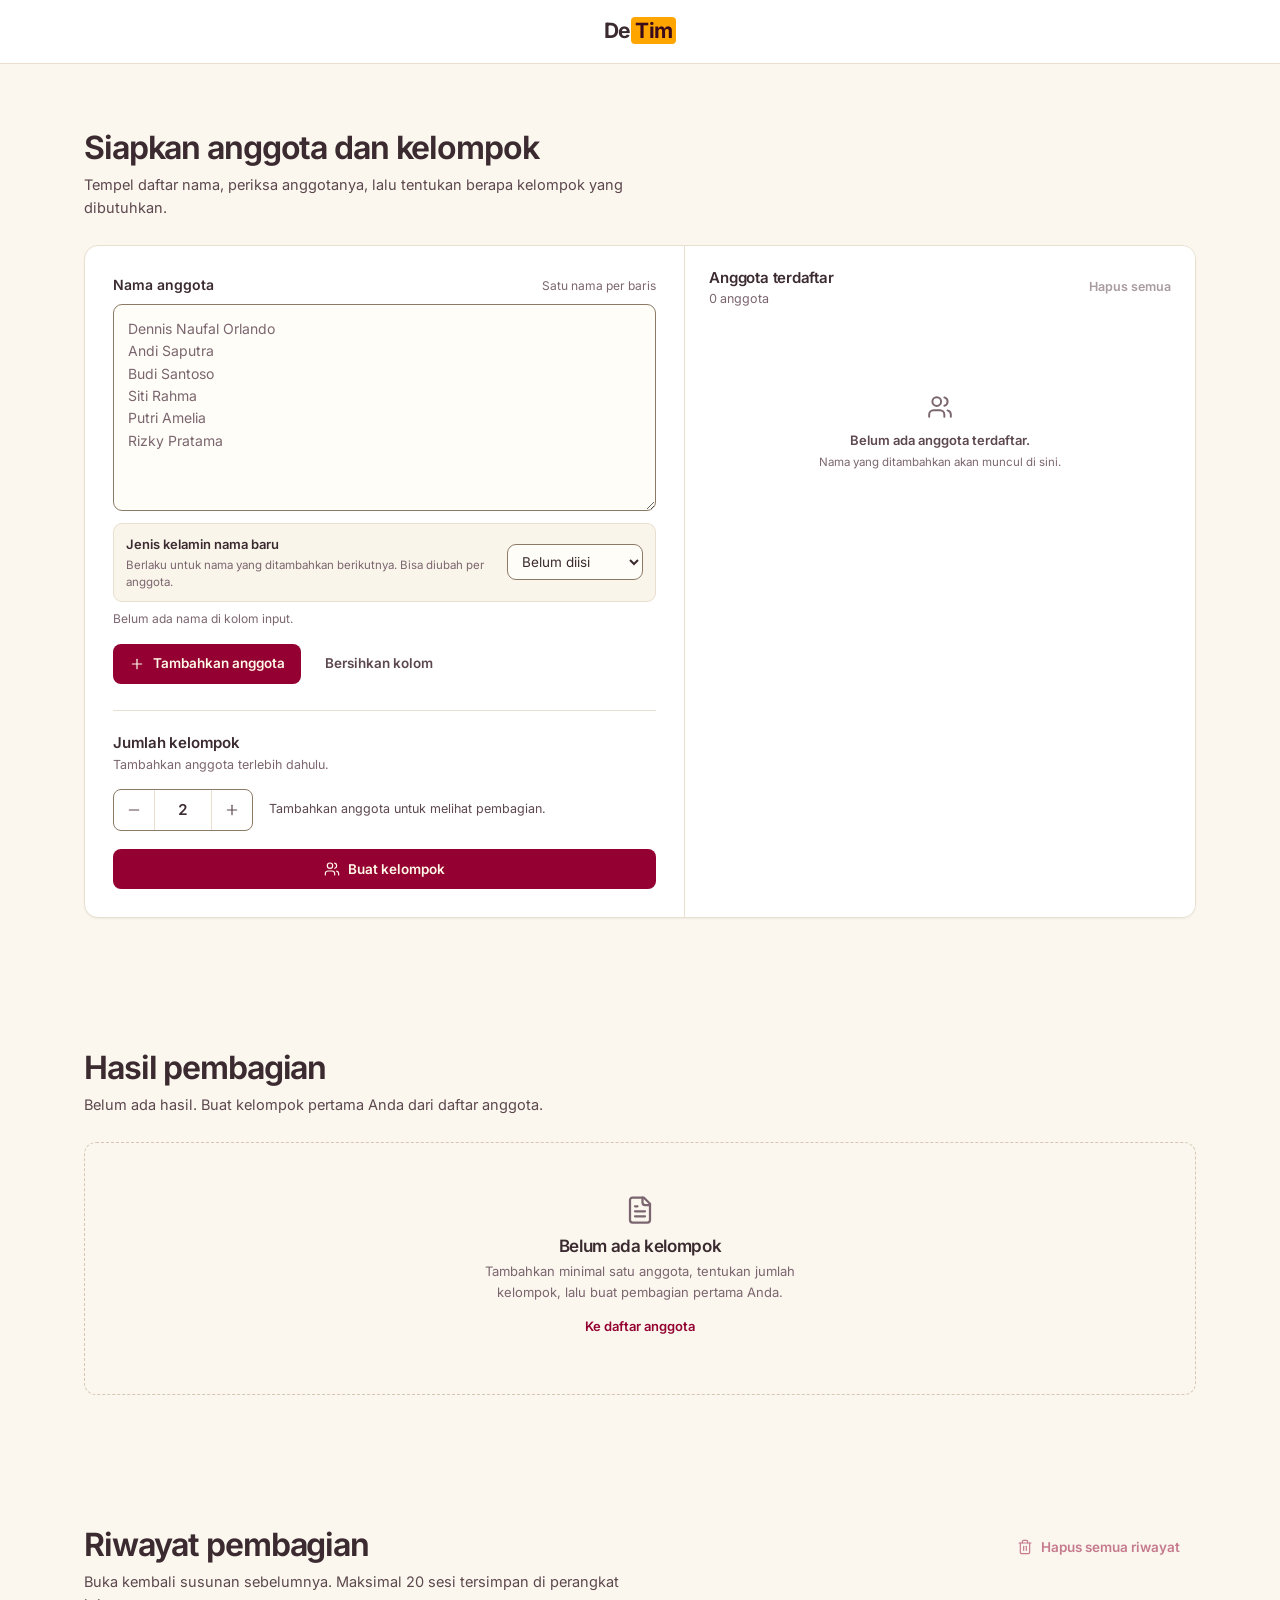
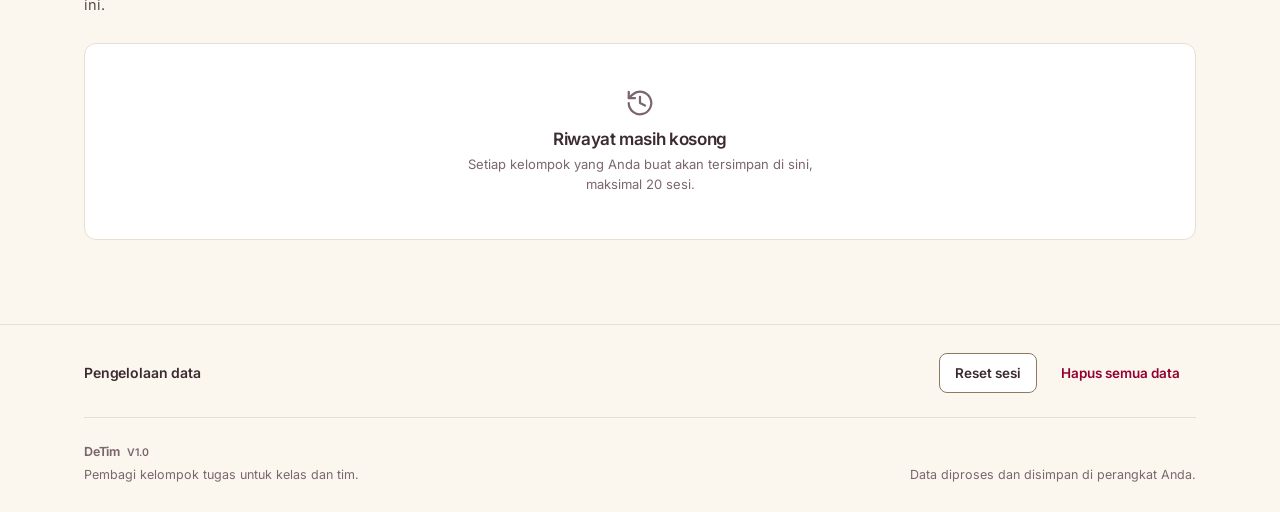
<file: index.html>
<!DOCTYPE html>
<html lang="id" data-theme="light">
<head>
    <meta charset="UTF-8">
    <meta name="viewport" content="width=device-width, initial-scale=1">
    <meta name="description" content="DeTim membagi daftar nama menjadi kelompok tugas secara acak, seimbang, dan cepat. Data disimpan di perangkat Anda.">
    <meta name="theme-color" content="#FBF7EE" id="themeColor">
    <title>DeTim | Pembagi Kelompok Tugas</title>

    <link rel="icon" href="assets/icons/favicon.svg" type="image/svg+xml">
    <link rel="icon" href="assets/icons/favicon-32.png" sizes="32x32" type="image/png">
    <link rel="apple-touch-icon" sizes="180x180" href="assets/icons/apple-touch-icon.png">
    <link rel="stylesheet" href="css/fonts.css">
    <link rel="stylesheet" href="css/style.css">
    <link rel="stylesheet" href="css/components.css">
    <link rel="stylesheet" href="css/responsive.css">

    <script src="js/storage.js"></script>
    <script>
        document.documentElement.setAttribute("data-theme", DeTim.storage.getStoredTheme());
    </script>
</head>
<body>
    <a class="skip-link" href="#main">Lewati ke konten utama</a>

    <svg class="icon-sprite" xmlns="http://www.w3.org/2000/svg" aria-hidden="true" focusable="false">
        <symbol id="i-users" viewBox="0 0 24 24">
            <path d="M16 21v-2a4 4 0 0 0-4-4H6a4 4 0 0 0-4 4v2"></path>
            <circle cx="9" cy="7" r="4"></circle>
            <path d="M22 21v-2a4 4 0 0 0-3-3.87"></path>
            <path d="M16 3.13a4 4 0 0 1 0 7.75"></path>
        </symbol>
        <symbol id="i-plus" viewBox="0 0 24 24">
            <path d="M5 12h14"></path>
            <path d="M12 5v14"></path>
        </symbol>
        <symbol id="i-minus" viewBox="0 0 24 24">
            <path d="M5 12h14"></path>
        </symbol>
        <symbol id="i-trash" viewBox="0 0 24 24">
            <path d="M3 6h18"></path>
            <path d="M19 6v14a2 2 0 0 1-2 2H7a2 2 0 0 1-2-2V6"></path>
            <path d="M8 6V4a2 2 0 0 1 2-2h4a2 2 0 0 1 2 2v2"></path>
            <path d="M10 11v6"></path>
            <path d="M14 11v6"></path>
        </symbol>
        <symbol id="i-pencil" viewBox="0 0 24 24">
            <path d="M12 20h9"></path>
            <path d="M16.5 3.5a2.12 2.12 0 0 1 3 3L7 19l-4 1 1-4Z"></path>
        </symbol>
        <symbol id="i-copy" viewBox="0 0 24 24">
            <rect width="14" height="14" x="8" y="8" rx="2" ry="2"></rect>
            <path d="M4 16c-1.1 0-2-.9-2-2V4c0-1.1.9-2 2-2h10c1.1 0 2 .9 2 2"></path>
        </symbol>
        <symbol id="i-download" viewBox="0 0 24 24">
            <path d="M21 15v4a2 2 0 0 1-2 2H5a2 2 0 0 1-2-2v-4"></path>
            <path d="m7 10 5 5 5-5"></path>
            <path d="M12 15V3"></path>
        </symbol>
        <symbol id="i-printer" viewBox="0 0 24 24">
            <path d="M6 18H4a2 2 0 0 1-2-2v-5a2 2 0 0 1 2-2h16a2 2 0 0 1 2 2v5a2 2 0 0 1-2 2h-2"></path>
            <path d="M6 9V3h12v6"></path>
            <rect width="12" height="8" x="6" y="14"></rect>
        </symbol>
        <symbol id="i-refresh" viewBox="0 0 24 24">
            <path d="M3 12a9 9 0 0 1 9-9 9.75 9.75 0 0 1 6.74 2.74L21 8"></path>
            <path d="M21 3v5h-5"></path>
            <path d="M21 12a9 9 0 0 1-9 9 9.75 9.75 0 0 1-6.74-2.74L3 16"></path>
            <path d="M3 21v-5h5"></path>
        </symbol>
        <symbol id="i-check" viewBox="0 0 24 24">
            <path d="M20 6 9 17l-5-5"></path>
        </symbol>
        <symbol id="i-alert" viewBox="0 0 24 24">
            <path d="m21.73 18-8-14a2 2 0 0 0-3.48 0l-8 14A2 2 0 0 0 4 21h16a2 2 0 0 0 1.73-3Z"></path>
            <path d="M12 9v4"></path>
            <path d="M12 17h.01"></path>
        </symbol>
        <symbol id="i-x" viewBox="0 0 24 24">
            <path d="M18 6 6 18"></path>
            <path d="m6 6 12 12"></path>
        </symbol>
        <symbol id="i-history" viewBox="0 0 24 24">
            <path d="M3 12a9 9 0 1 0 3-6.7L3 8"></path>
            <path d="M3 3v5h5"></path>
            <path d="M12 7v5l4 2"></path>
        </symbol>
        <symbol id="i-file" viewBox="0 0 24 24">
            <path d="M15 2H6a2 2 0 0 0-2 2v16a2 2 0 0 0 2 2h12a2 2 0 0 0 2-2V7Z"></path>
            <path d="M14 2v4a2 2 0 0 0 2 2h4"></path>
            <path d="M10 9H8"></path>
            <path d="M16 13H8"></path>
            <path d="M16 17H8"></path>
        </symbol>
    </svg>

    <header class="site-header">
        <div class="container header-inner header-inner--brand">
            <a class="brand" href="#main" aria-label="DeTim, ke konten utama">
                <span class="brand-word">De<span class="brand-word__accent">Tim</span></span>
            </a>
        </div>
    </header>

    <main id="main">
        <h1 class="sr-only">DeTim — Pembagi kelompok tugas</h1>

        <div class="container">
            <div class="notice notice--warning" id="storageNotice" role="status" hidden>
                <svg class="icon" aria-hidden="true"><use href="#i-alert"></use></svg>
                <p id="storageNoticeText"></p>
            </div>
        </div>

        <section class="section" id="buat" aria-labelledby="buatTitle">
            <div class="container">
                <div class="section-heading">
                    <div>
                        <h2 id="buatTitle">Siapkan anggota dan kelompok</h2>
                        <p>Tempel daftar nama, periksa anggotanya, lalu tentukan berapa kelompok yang dibutuhkan.</p>
                    </div>
                </div>

                <div class="workspace">
                    <div class="workspace-form">
                        <form id="memberForm" novalidate>
                            <div class="field">
                                <div class="field-head">
                                    <label for="memberInput">Nama anggota</label>
                                    <span class="field-hint">Satu nama per baris</span>
                                </div>
                                <textarea id="memberInput" name="members" rows="8" spellcheck="false" autocomplete="off"
                                    placeholder="Dennis Naufal Orlando&#10;Andi Saputra&#10;Budi Santoso&#10;Siti Rahma&#10;Putri Amelia&#10;Rizky Pratama"
                                    aria-describedby="memberHint memberStatus duplicateStatus memberError"></textarea>
                                <p class="sr-only" id="memberHint">Ketik satu nama per baris. Baris kosong diabaikan dan spasi berlebih dirapikan.</p>
                                <div class="gender-field">
                                    <div class="gender-field__copy">
                                        <label for="memberGenderInput">Jenis kelamin nama baru</label>
                                        <p id="memberGenderHint">Berlaku untuk nama yang ditambahkan berikutnya. Bisa diubah per anggota.</p>
                                    </div>
                                    <select id="memberGenderInput" class="gender-select" aria-describedby="memberGenderHint">
                                        <option value="">Belum diisi</option>
                                        <option value="male">Laki-laki</option>
                                        <option value="female">Perempuan</option>
                                    </select>
                                </div>
                                <div class="field-meta">
                                    <p id="memberStatus" aria-live="polite">Belum ada nama di kolom input.</p>
                                    <p class="field-warning" id="duplicateStatus" hidden></p>
                                </div>
                                <p class="field-error" id="memberError" role="alert" hidden></p>
                            </div>
                            <div class="form-actions">
                                <button type="submit" class="btn btn--primary" id="addMembersBtn">
                                    <svg class="icon" aria-hidden="true"><use href="#i-plus"></use></svg>
                                    Tambahkan anggota
                                </button>
                                <button type="button" class="btn btn--ghost" id="clearInputBtn">Bersihkan kolom</button>
                            </div>
                        </form>

                        <div class="config">
                            <form id="configForm" novalidate>
                                <div class="config-head">
                                    <div>
                                        <h3 id="groupCountHeading">Jumlah kelompok</h3>
                                        <p id="groupCountHint">Tentukan antara 1 dan jumlah anggota.</p>
                                    </div>
                                </div>
                                <div class="config-controls">
                                    <div class="stepper" role="group" aria-label="Jumlah kelompok">
                                        <button type="button" class="stepper-button" id="decreaseGroups" aria-label="Kurangi jumlah kelompok">
                                            <svg class="icon" aria-hidden="true"><use href="#i-minus"></use></svg>
                                        </button>
                                        <input type="number" id="groupCountInput" name="groupCount" min="1" step="1" inputmode="numeric" value="2"
                                            aria-labelledby="groupCountHeading" aria-describedby="groupCountHint groupCountError distributionHint">
                                        <button type="button" class="stepper-button" id="increaseGroups" aria-label="Tambah jumlah kelompok">
                                            <svg class="icon" aria-hidden="true"><use href="#i-plus"></use></svg>
                                        </button>
                                    </div>
                                    <p class="distribution-hint" id="distributionHint">Tambahkan anggota untuk melihat pembagian.</p>
                                </div>
                                <p class="field-error" id="groupCountError" role="alert" hidden></p>
                                <button type="submit" class="btn btn--primary btn--block" id="generateBtn">
                                    <svg class="icon" aria-hidden="true"><use href="#i-users"></use></svg>
                                    Buat kelompok
                                </button>
                            </form>
                        </div>
                    </div>

                    <section class="workspace-members" aria-labelledby="membersTitle">
                        <div class="members-head">
                            <div>
                                <h3 id="membersTitle">Anggota terdaftar</h3>
                                <p id="membersCount" aria-live="polite">0 anggota</p>
                            </div>
                            <button type="button" class="text-button text-button--danger" id="clearMembersBtn" disabled>Hapus semua</button>
                        </div>

                        <div class="members-scroll">
                            <ul class="members-list" id="membersList"></ul>
                            <div class="empty-small" id="membersEmpty">
                                <svg class="icon" aria-hidden="true"><use href="#i-users"></use></svg>
                                <p>Belum ada anggota terdaftar.</p>
                                <span>Nama yang ditambahkan akan muncul di sini.</span>
                            </div>
                        </div>
                    </section>
                </div>
            </div>
        </section>

        <section class="section results-section" id="hasil" aria-labelledby="resultsTitle">
            <div class="container">
                <div class="section-heading section-heading--split">
                    <div class="results-copy">
                        <div class="results-title-line">
                            <h2 id="resultsTitle" tabindex="-1">Hasil pembagian</h2>
                            <span class="status status--neutral" id="resultStatus" hidden></span>
                        </div>
                        <p id="resultMeta">Belum ada hasil. Buat kelompok pertama Anda dari daftar anggota.</p>
                    </div>
                    <div class="results-actions" id="resultActions" hidden>
                        <button type="button" class="btn btn--primary" id="regenerateBtn">
                            <svg class="icon" aria-hidden="true"><use href="#i-refresh"></use></svg>
                            Acak ulang
                        </button>
                        <button type="button" class="btn btn--secondary" id="copyAllBtn">
                            <svg class="icon" aria-hidden="true"><use href="#i-copy"></use></svg>
                            Salin semua
                        </button>
                        <button type="button" class="btn btn--secondary" id="downloadBtn">
                            <svg class="icon" aria-hidden="true"><use href="#i-download"></use></svg>
                            Unduh TXT
                        </button>
                        <button type="button" class="btn btn--secondary" id="printBtn">
                            <svg class="icon" aria-hidden="true"><use href="#i-printer"></use></svg>
                            Cetak
                        </button>
                    </div>
                </div>

                <div class="notice notice--warning notice--inline" id="staleBanner" hidden>
                    <svg class="icon" aria-hidden="true"><use href="#i-alert"></use></svg>
                    <div>
                        <p id="staleMessage">Hasil ini dibuat dari data anggota sebelumnya.</p>
                        <button type="button" class="text-button" id="refreshStaleBtn">Acak ulang dengan data terbaru</button>
                    </div>
                </div>

                <div class="empty-state" id="resultsEmpty">
                    <svg class="icon" aria-hidden="true"><use href="#i-file"></use></svg>
                    <h3>Belum ada kelompok</h3>
                    <p>Tambahkan minimal satu anggota, tentukan jumlah kelompok, lalu buat pembagian pertama Anda.</p>
                    <a class="text-link" href="#buat">Ke daftar anggota</a>
                </div>

                <div class="groups-grid" id="groupsGrid" hidden></div>
            </div>
        </section>

        <section class="section history-section" id="riwayat" aria-labelledby="historyTitle">
            <div class="container">
                <div class="section-heading section-heading--split">
                    <div>
                        <h2 id="historyTitle">Riwayat pembagian</h2>
                        <p>Buka kembali susunan sebelumnya. Maksimal 20 sesi tersimpan di perangkat ini.</p>
                    </div>
                    <button type="button" class="btn btn--ghost btn--danger-text" id="clearHistoryBtn" disabled>
                        <svg class="icon" aria-hidden="true"><use href="#i-trash"></use></svg>
                        Hapus semua riwayat
                    </button>
                </div>

                <div class="history-panel">
                    <ul class="history-list" id="historyList"></ul>
                    <div class="empty-state empty-state--compact" id="historyEmpty">
                        <svg class="icon" aria-hidden="true"><use href="#i-history"></use></svg>
                        <h3>Riwayat masih kosong</h3>
                        <p>Setiap kelompok yang Anda buat akan tersimpan di sini, maksimal 20 sesi.</p>
                    </div>
                </div>
            </div>
        </section>
    </main>

    <footer class="site-footer">
        <div class="container">
            <div class="data-management" id="kelola" aria-labelledby="dataTitle">
                <div>
                    <h2 id="dataTitle">Pengelolaan data</h2>
                </div>
                <div class="data-actions">
                    <button type="button" class="btn btn--secondary" id="resetSessionBtn">Reset sesi</button>
                    <button type="button" class="btn btn--ghost btn--danger-text" id="deleteAllBtn">Hapus semua data</button>
                </div>
            </div>

            <div class="footer-inner">
                <div>
                    <p class="footer-brand">DeTim <span>V1.0</span></p>
                    <p>Pembagi kelompok tugas untuk kelas dan tim.</p>
                </div>
                <p class="footer-note">Data diproses dan disimpan di perangkat Anda.</p>
            </div>
        </div>
    </footer>

    <div class="toast-region" id="toastRegion" aria-live="polite" aria-atomic="false"></div>

    <dialog class="dialog" id="confirmDialog" aria-labelledby="confirmTitle" aria-describedby="confirmMessage">
        <form method="dialog" class="dialog-panel">
            <h2 id="confirmTitle">Konfirmasi</h2>
            <p id="confirmMessage"></p>
            <div class="dialog-actions">
                <button type="submit" value="cancel" class="btn btn--ghost">Batal</button>
                <button type="submit" value="confirm" class="btn btn--danger" id="confirmAccept">Hapus</button>
            </div>
        </form>
    </dialog>

    <section class="print-sheet" id="printView" aria-hidden="true"></section>

    <noscript>
        <div class="noscript-message">DeTim memerlukan JavaScript untuk membuat dan menyimpan kelompok. Aktifkan JavaScript di browser Anda.</div>
    </noscript>

    <script src="js/grouping.js"></script>
    <script src="js/members.js"></script>
    <script src="js/history.js"></script>
    <script src="js/export.js"></script>
    <script src="js/app.js"></script>
</body>
</html>
</file>
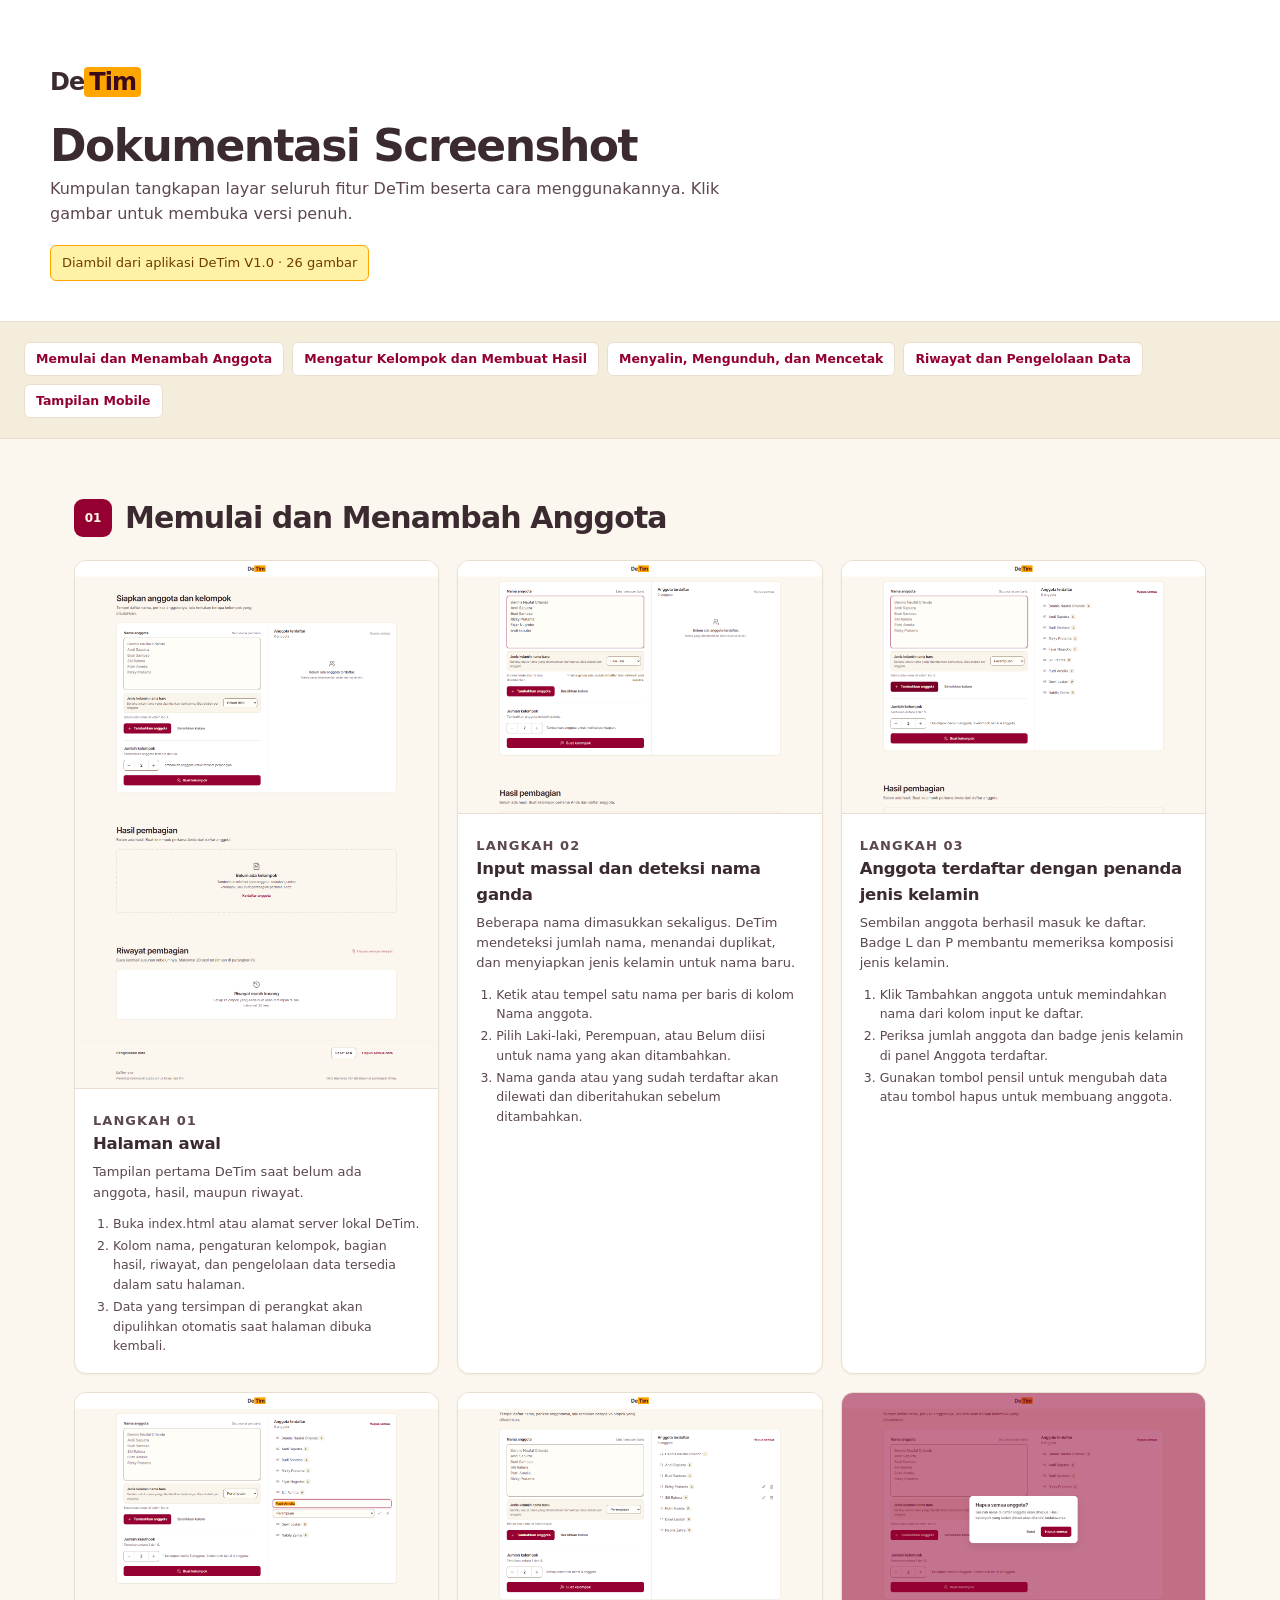
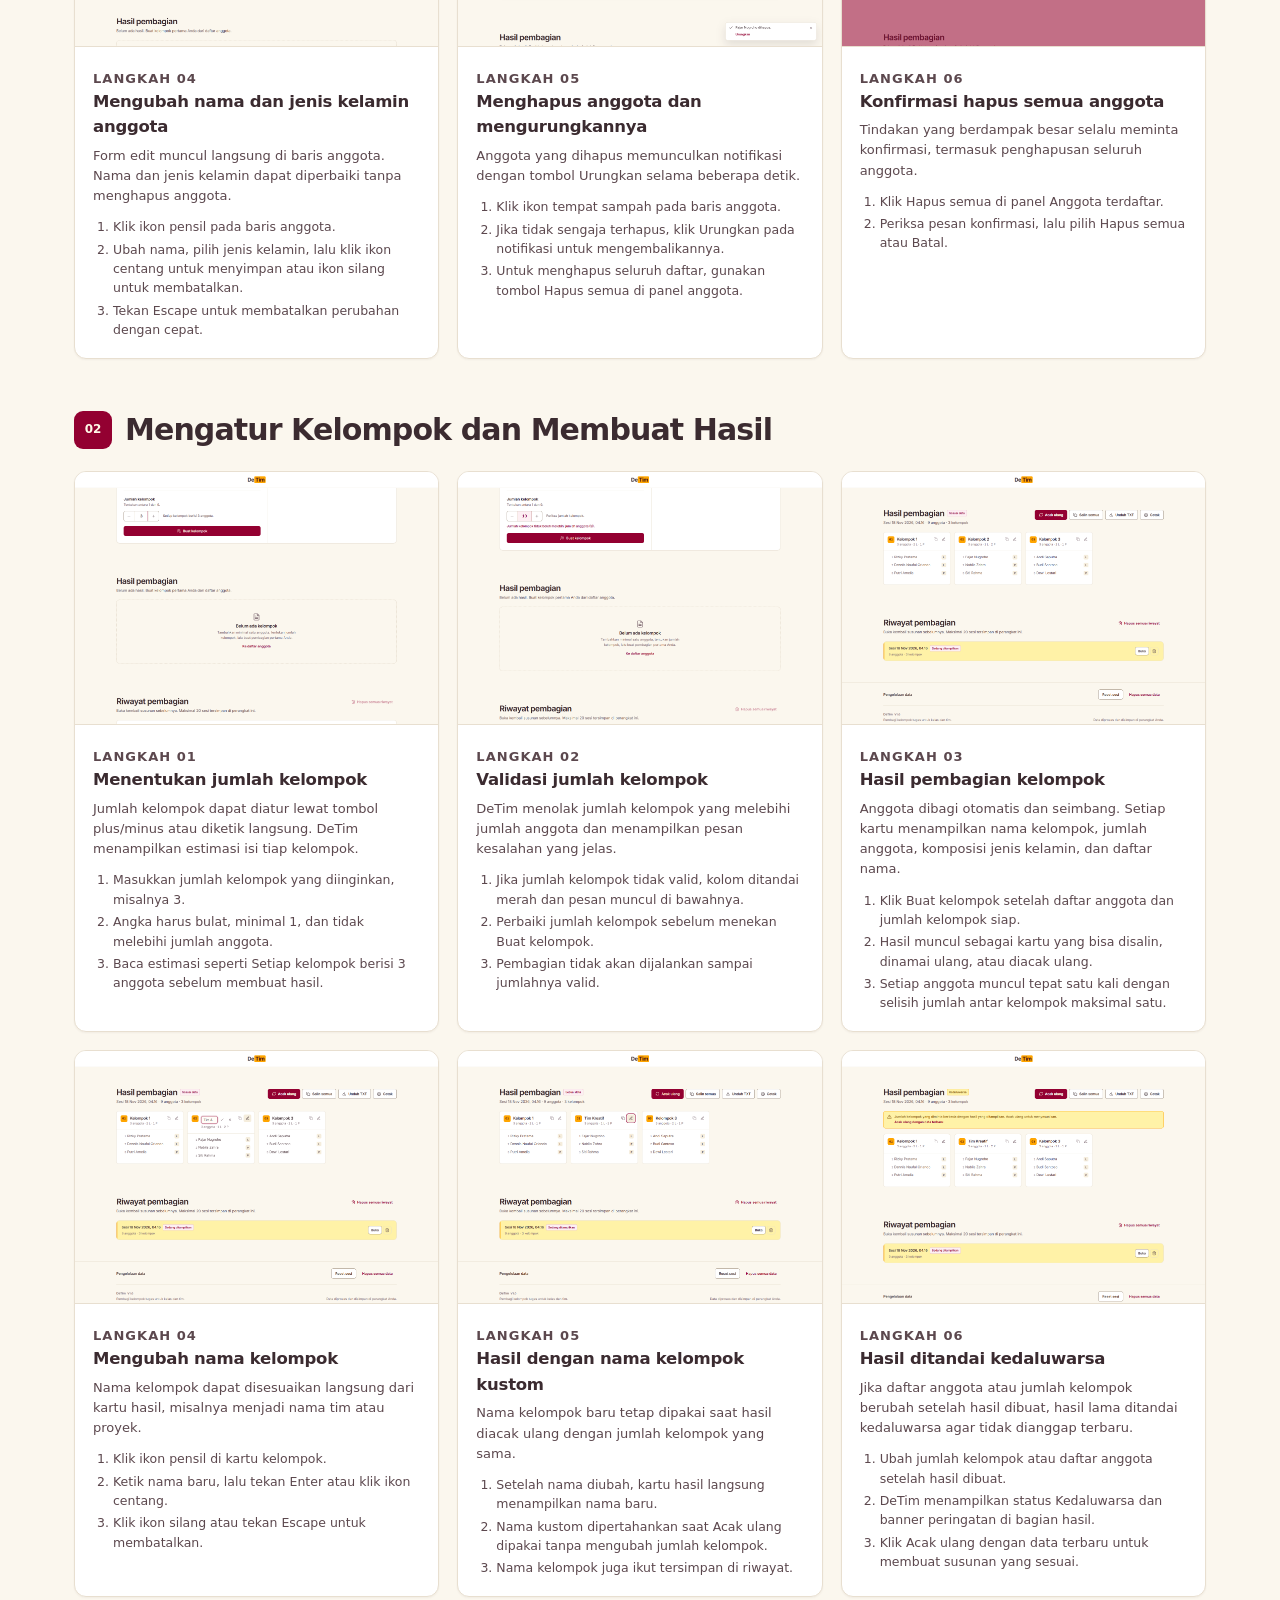
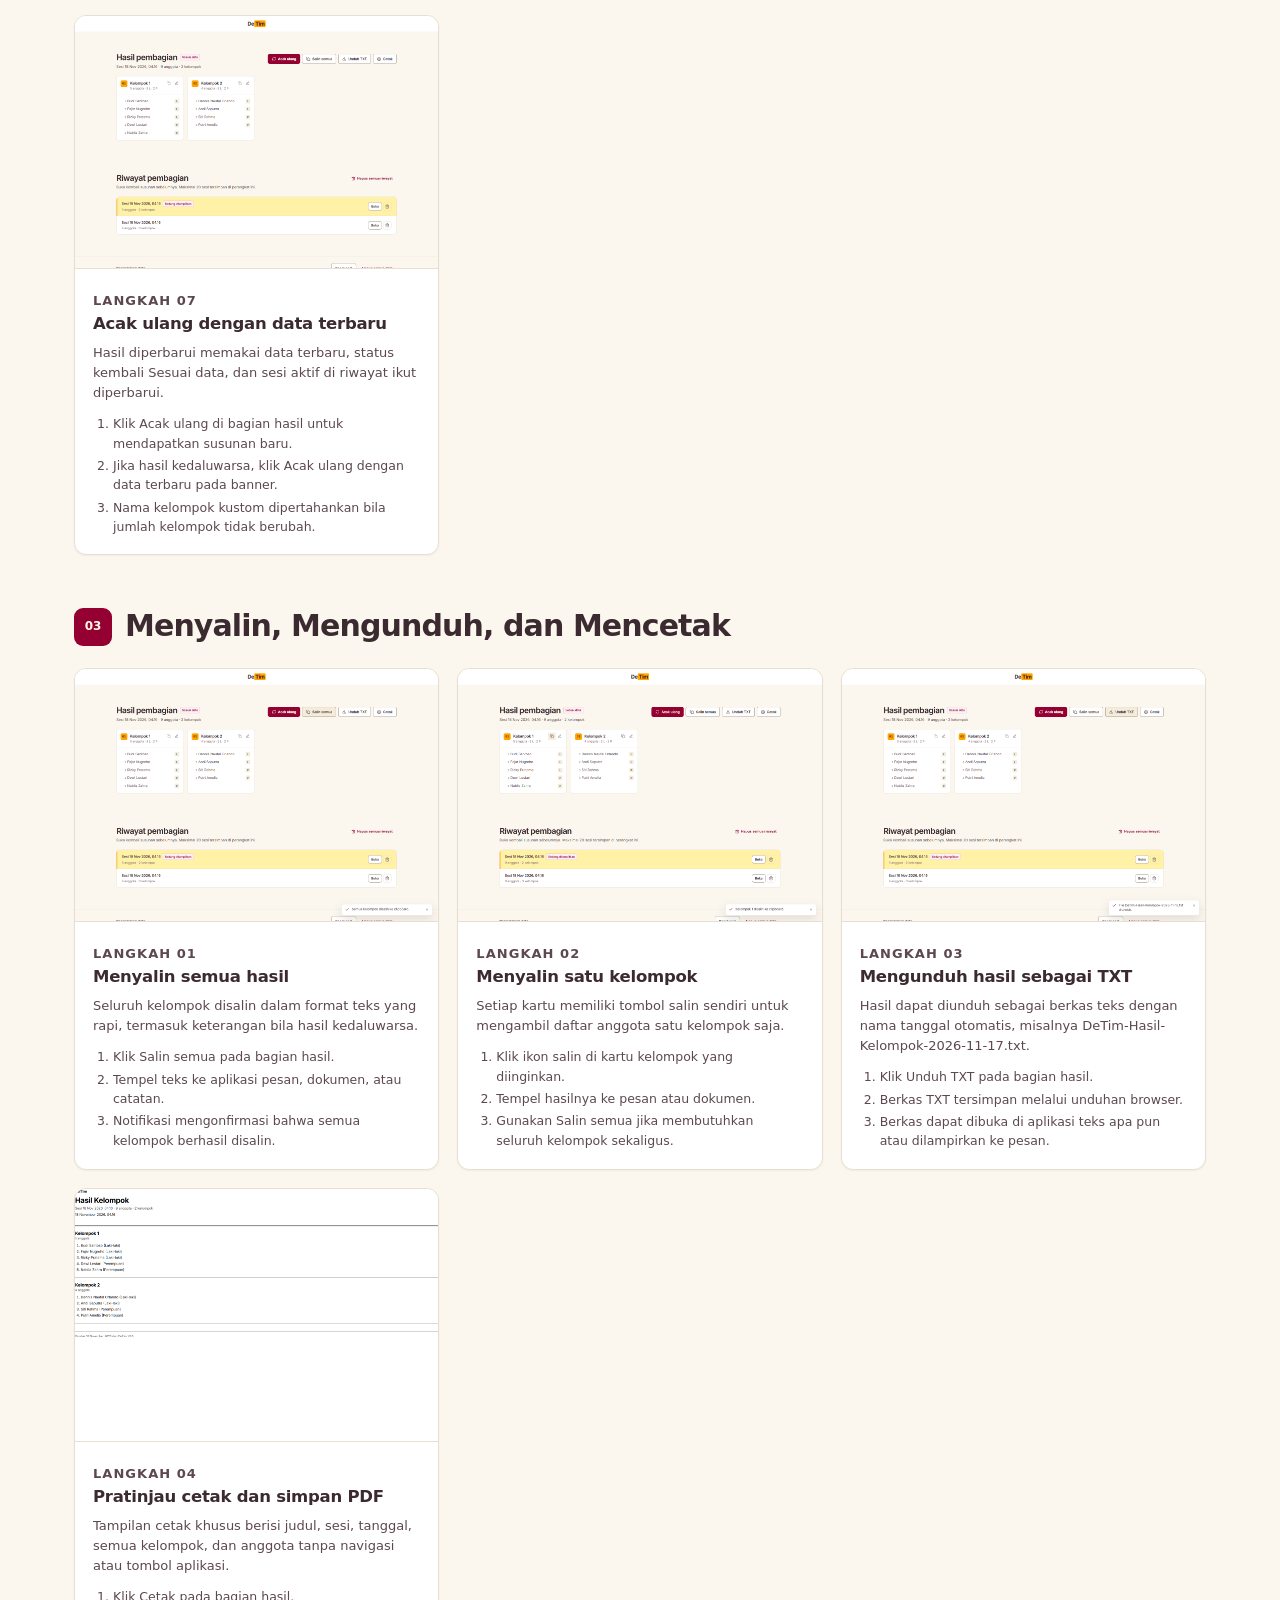
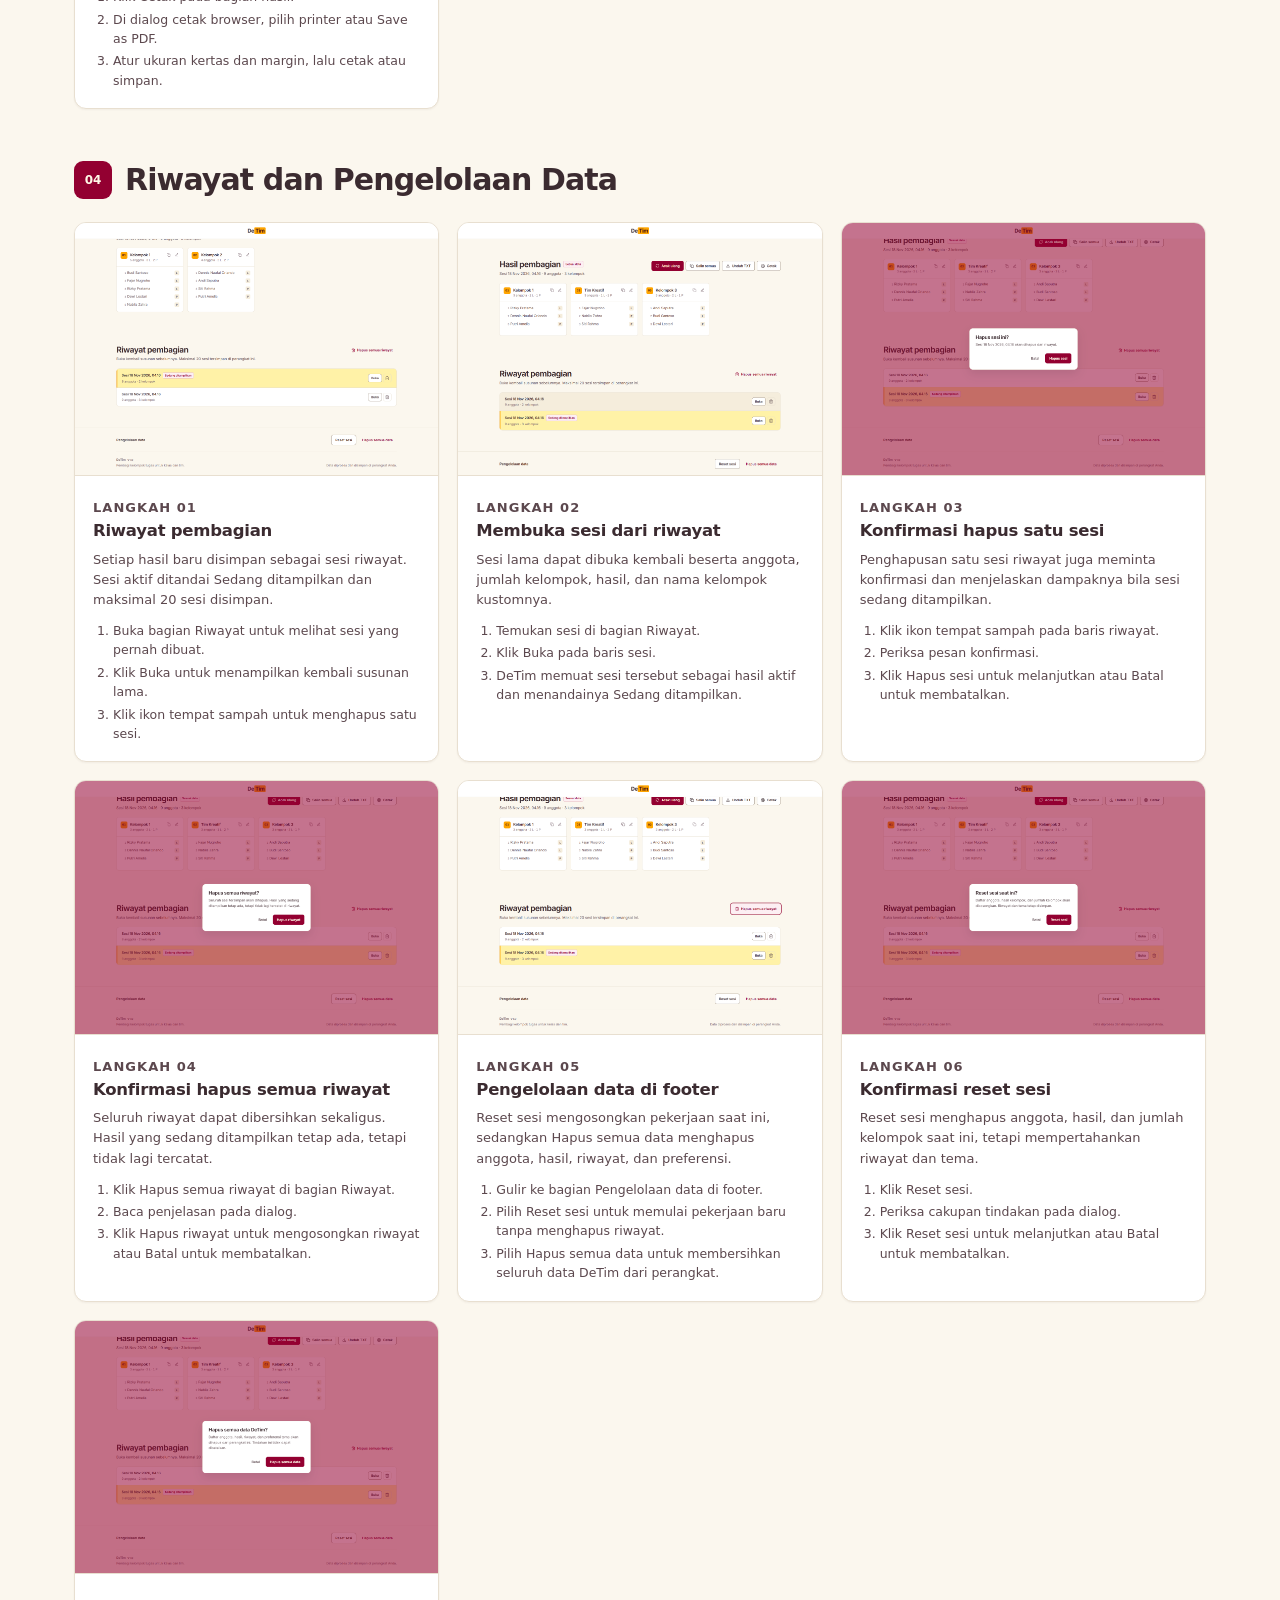
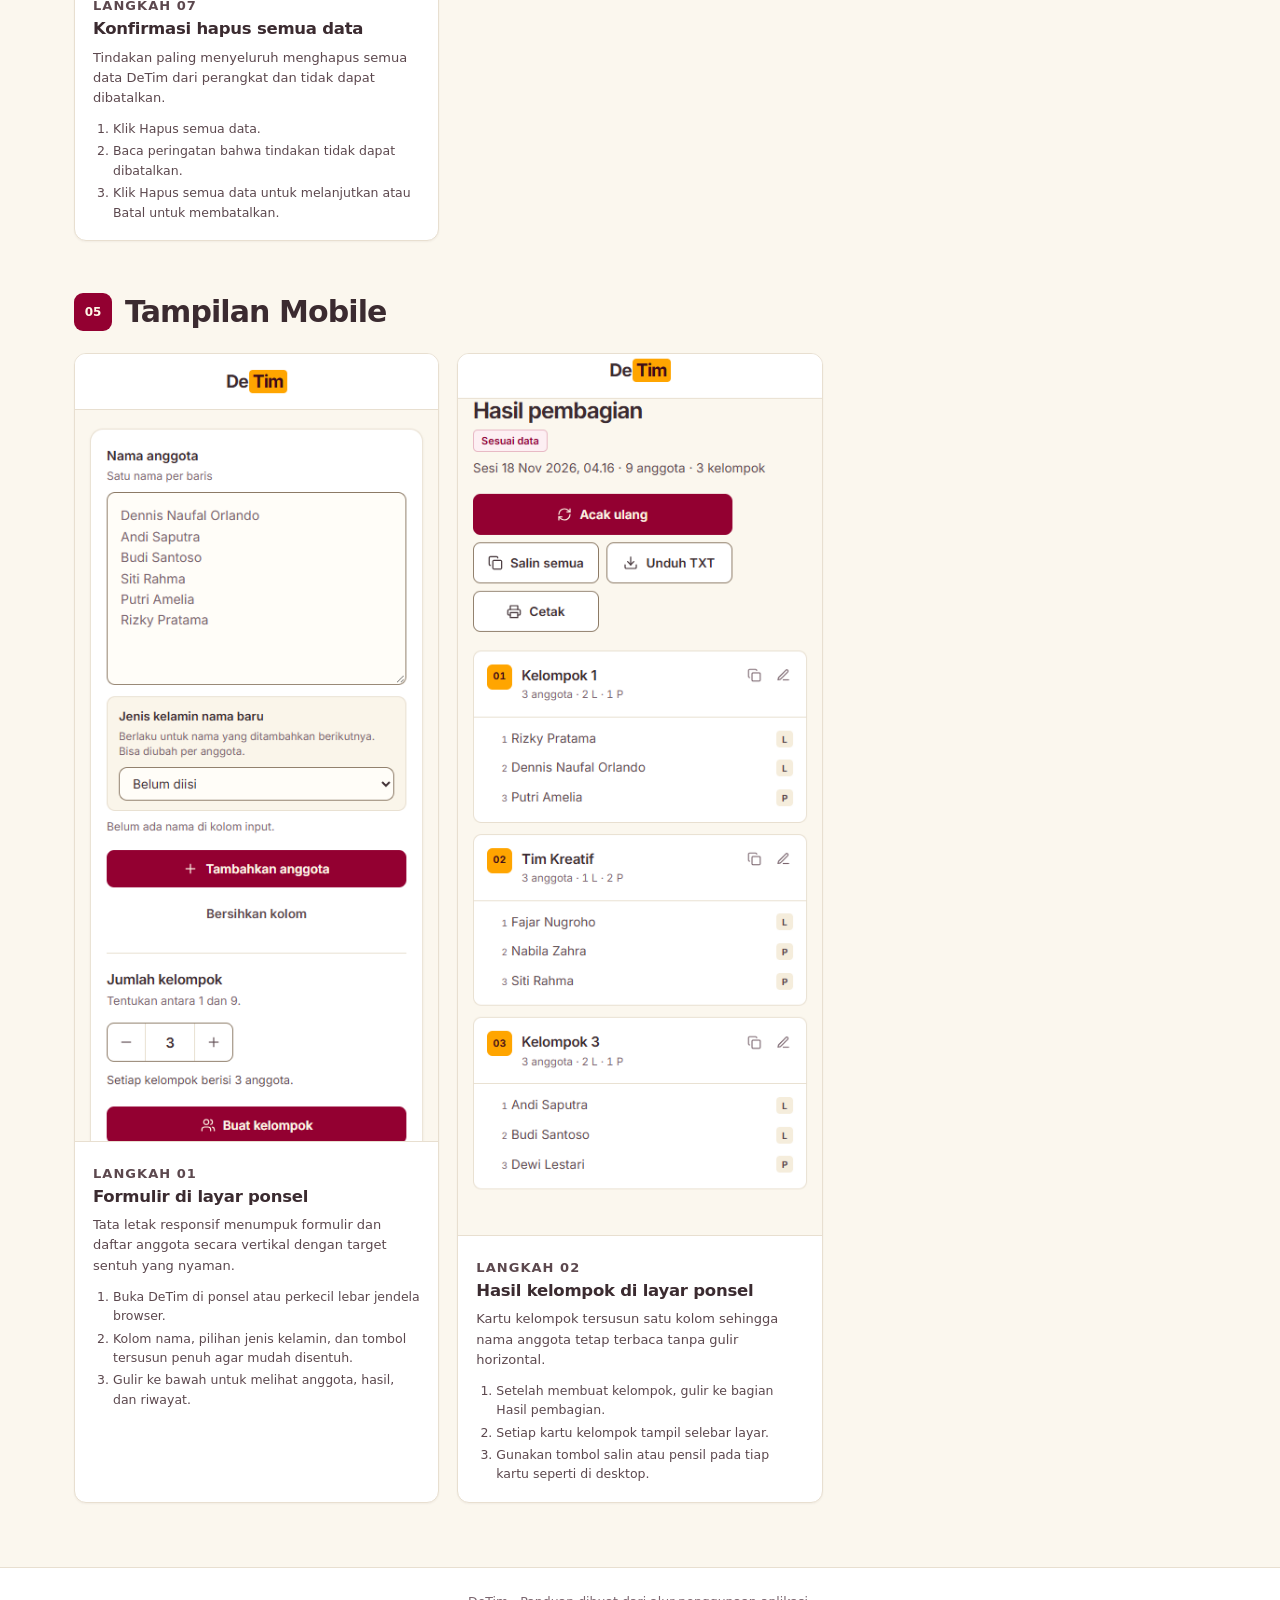
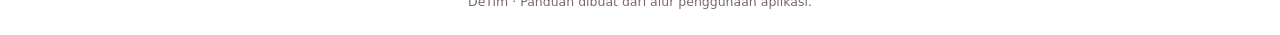
<file: Screenshot/index.html>
<!DOCTYPE html>
<html lang="id">
<head>
    <meta charset="UTF-8">
    <meta name="viewport" content="width=device-width, initial-scale=1">
    <title>Dokumentasi Screenshot DeTim</title>
    <style>
        :root {
            --bg: #FBF7EE;
            --surface: #FFFFFF;
            --surface-muted: #F5EDDC;
            --text: #3B2B30;
            --text-soft: #5C484E;
            --text-muted: #7B666F;
            --border: #E8DFD0;
            --primary: #930031;
            --primary-hover: #780027;
            --accent: #FFA500;
            --soft: #FFF2A7;
            --on-primary: #FFF8E7;
        }
        * { box-sizing: border-box; }
        html { scroll-behavior: smooth; }
        body {
            margin: 0;
            background: var(--bg);
            color: var(--text);
            font-family: "Inter", "Segoe UI", system-ui, -apple-system, sans-serif;
            line-height: 1.55;
        }
        a { color: inherit; }
        .hero {
            padding: 64px 24px 40px;
            background: var(--surface);
            border-bottom: 1px solid var(--border);
        }
        .hero__inner, .wrap { width: min(1180px, 100%); margin: 0 auto; }
        .brand {
            display: inline-block;
            font-size: 24px;
            font-weight: 700;
            letter-spacing: -0.04em;
            text-decoration: none;
        }
        .brand span {
            padding: 1px 5px;
            border-radius: 4px;
            background: var(--accent);
            color: #3A0B1A;
        }
        .hero h1 {
            margin: 22px 0 8px;
            font-size: clamp(30px, 4vw, 44px);
            letter-spacing: -0.035em;
            line-height: 1.05;
        }
        .hero p { max-width: 70ch; margin: 0; color: var(--text-soft); }
        .hero .note {
            display: inline-block;
            margin-top: 18px;
            padding: 7px 11px;
            border: 1px solid var(--accent);
            border-radius: 6px;
            background: var(--soft);
            color: #6E3C00;
            font-size: 13px;
        }
        .toc {
            display: flex;
            flex-wrap: wrap;
            gap: 8px;
            padding: 20px 24px;
            background: var(--surface-muted);
            border-bottom: 1px solid var(--border);
        }
        .toc a {
            display: inline-flex;
            align-items: center;
            min-height: 34px;
            padding: 6px 11px;
            border: 1px solid var(--border);
            border-radius: 6px;
            background: var(--surface);
            color: var(--primary);
            font-size: 12.5px;
            font-weight: 600;
            text-decoration: none;
        }
        .toc a:hover { border-color: var(--primary); }
        .wrap { padding: 8px 24px 64px; }
        .section { padding-top: 48px; }
        .section__head {
            display: flex;
            align-items: center;
            gap: 13px;
            margin-bottom: 18px;
        }
        .section__number {
            display: grid;
            place-items: center;
            width: 38px;
            height: 38px;
            border-radius: 9px;
            background: var(--primary);
            color: var(--on-primary);
            font-size: 12px;
            font-weight: 700;
        }
        .section h2 {
            margin: 0;
            font-size: clamp(23px, 3vw, 30px);
            letter-spacing: -0.03em;
        }
        .grid {
            display: grid;
            grid-template-columns: repeat(auto-fill, minmax(330px, 1fr));
            gap: 18px;
        }
        .card {
            overflow: hidden;
            border: 1px solid var(--border);
            border-radius: 12px;
            background: var(--surface);
            box-shadow: 0 1px 2px rgba(59, 43, 48, 0.05);
        }
        .card__image {
            display: block;
            background: var(--surface-muted);
            border-bottom: 1px solid var(--border);
        }
        .card__image img {
            display: block;
            width: 100%;
            height: auto;
        }
        .card__body { padding: 16px 18px 18px; }
        .card__step {
            margin: 0 0 4px;
            color: var(--primary);
            font-size: 11px;
            font-weight: 700;
            letter-spacing: 0.08em;
            text-transform: uppercase;
        }
        .card h3 {
            margin: 0;
            font-size: 16.5px;
            letter-spacing: -0.015em;
        }
        .card p {
            margin: 6px 0 0;
            color: var(--text-soft);
            font-size: 13px;
        }
        .card ol {
            margin: 11px 0 0;
            padding-left: 20px;
            color: var(--text-soft);
            font-size: 12.5px;
            line-height: 1.55;
        }
        .card ol li + li { margin-top: 3px; }
        footer {
            padding: 24px;
            border-top: 1px solid var(--border);
            background: var(--surface);
            color: var(--text-muted);
            font-size: 12.5px;
            text-align: center;
        }
        @media (max-width: 560px) {
            .hero { padding: 40px 18px 28px; }
            .toc { padding: 14px 18px; }
            .wrap { padding: 0 18px 44px; }
            .grid { grid-template-columns: 1fr; }
            .section { padding-top: 36px; }
        }
    </style>
</head>
<body>
    <header class="hero">
        <div class="hero__inner">
            <a class="brand" href="../index.html">De<span>Tim</span></a>
            <h1>Dokumentasi Screenshot</h1>
            <p>Kumpulan tangkapan layar seluruh fitur DeTim beserta cara menggunakannya. Klik gambar untuk membuka versi penuh.</p>
            <p class="note">Diambil dari aplikasi DeTim V1.0 · 26 gambar</p>
        </div>
    </header>
    <nav class="toc"><a href="#bagian-1">Memulai dan Menambah Anggota</a><a href="#bagian-2">Mengatur Kelompok dan Membuat Hasil</a><a href="#bagian-3">Menyalin, Mengunduh, dan Mencetak</a><a href="#bagian-4">Riwayat dan Pengelolaan Data</a><a href="#bagian-5">Tampilan Mobile</a></nav>
    <main class="wrap">
            <section id="bagian-1" class="section">
                <div class="section__head">
                    <span class="section__number">01</span>
                    <h2>Memulai dan Menambah Anggota</h2>
                </div>
                <div class="grid">
            <article class="card">
                <a class="card__image" href="01-halaman-awal.png" target="_blank" rel="noopener">
                    <img src="01-halaman-awal.png" alt="Halaman awal" loading="lazy">
                </a>
                <div class="card__body">
                    <p class="card__step">Langkah 01</p>
                    <h3>Halaman awal</h3>
                    <p>Tampilan pertama DeTim saat belum ada anggota, hasil, maupun riwayat.</p>
                    <ol><li>Buka index.html atau alamat server lokal DeTim.</li><li>Kolom nama, pengaturan kelompok, bagian hasil, riwayat, dan pengelolaan data tersedia dalam satu halaman.</li><li>Data yang tersimpan di perangkat akan dipulihkan otomatis saat halaman dibuka kembali.</li></ol>
                </div>
            </article>
        
            <article class="card">
                <a class="card__image" href="02-input-massal-dan-duplikat.png" target="_blank" rel="noopener">
                    <img src="02-input-massal-dan-duplikat.png" alt="Input massal dan deteksi nama ganda" loading="lazy">
                </a>
                <div class="card__body">
                    <p class="card__step">Langkah 02</p>
                    <h3>Input massal dan deteksi nama ganda</h3>
                    <p>Beberapa nama dimasukkan sekaligus. DeTim mendeteksi jumlah nama, menandai duplikat, dan menyiapkan jenis kelamin untuk nama baru.</p>
                    <ol><li>Ketik atau tempel satu nama per baris di kolom Nama anggota.</li><li>Pilih Laki-laki, Perempuan, atau Belum diisi untuk nama yang akan ditambahkan.</li><li>Nama ganda atau yang sudah terdaftar akan dilewati dan diberitahukan sebelum ditambahkan.</li></ol>
                </div>
            </article>
        
            <article class="card">
                <a class="card__image" href="03-anggota-terdaftar.png" target="_blank" rel="noopener">
                    <img src="03-anggota-terdaftar.png" alt="Anggota terdaftar dengan penanda jenis kelamin" loading="lazy">
                </a>
                <div class="card__body">
                    <p class="card__step">Langkah 03</p>
                    <h3>Anggota terdaftar dengan penanda jenis kelamin</h3>
                    <p>Sembilan anggota berhasil masuk ke daftar. Badge L dan P membantu memeriksa komposisi jenis kelamin.</p>
                    <ol><li>Klik Tambahkan anggota untuk memindahkan nama dari kolom input ke daftar.</li><li>Periksa jumlah anggota dan badge jenis kelamin di panel Anggota terdaftar.</li><li>Gunakan tombol pensil untuk mengubah data atau tombol hapus untuk membuang anggota.</li></ol>
                </div>
            </article>
        
            <article class="card">
                <a class="card__image" href="04-ubah-anggota.png" target="_blank" rel="noopener">
                    <img src="04-ubah-anggota.png" alt="Mengubah nama dan jenis kelamin anggota" loading="lazy">
                </a>
                <div class="card__body">
                    <p class="card__step">Langkah 04</p>
                    <h3>Mengubah nama dan jenis kelamin anggota</h3>
                    <p>Form edit muncul langsung di baris anggota. Nama dan jenis kelamin dapat diperbaiki tanpa menghapus anggota.</p>
                    <ol><li>Klik ikon pensil pada baris anggota.</li><li>Ubah nama, pilih jenis kelamin, lalu klik ikon centang untuk menyimpan atau ikon silang untuk membatalkan.</li><li>Tekan Escape untuk membatalkan perubahan dengan cepat.</li></ol>
                </div>
            </article>
        
            <article class="card">
                <a class="card__image" href="05-hapus-anggota-urungkan.png" target="_blank" rel="noopener">
                    <img src="05-hapus-anggota-urungkan.png" alt="Menghapus anggota dan mengurungkannya" loading="lazy">
                </a>
                <div class="card__body">
                    <p class="card__step">Langkah 05</p>
                    <h3>Menghapus anggota dan mengurungkannya</h3>
                    <p>Anggota yang dihapus memunculkan notifikasi dengan tombol Urungkan selama beberapa detik.</p>
                    <ol><li>Klik ikon tempat sampah pada baris anggota.</li><li>Jika tidak sengaja terhapus, klik Urungkan pada notifikasi untuk mengembalikannya.</li><li>Untuk menghapus seluruh daftar, gunakan tombol Hapus semua di panel anggota.</li></ol>
                </div>
            </article>
        
            <article class="card">
                <a class="card__image" href="06-konfirmasi-hapus-anggota.png" target="_blank" rel="noopener">
                    <img src="06-konfirmasi-hapus-anggota.png" alt="Konfirmasi hapus semua anggota" loading="lazy">
                </a>
                <div class="card__body">
                    <p class="card__step">Langkah 06</p>
                    <h3>Konfirmasi hapus semua anggota</h3>
                    <p>Tindakan yang berdampak besar selalu meminta konfirmasi, termasuk penghapusan seluruh anggota.</p>
                    <ol><li>Klik Hapus semua di panel Anggota terdaftar.</li><li>Periksa pesan konfirmasi, lalu pilih Hapus semua atau Batal.</li></ol>
                </div>
            </article>
        </div>
            </section>
        
            <section id="bagian-2" class="section">
                <div class="section__head">
                    <span class="section__number">02</span>
                    <h2>Mengatur Kelompok dan Membuat Hasil</h2>
                </div>
                <div class="grid">
            <article class="card">
                <a class="card__image" href="07-jumlah-kelompok-dan-estimasi.png" target="_blank" rel="noopener">
                    <img src="07-jumlah-kelompok-dan-estimasi.png" alt="Menentukan jumlah kelompok" loading="lazy">
                </a>
                <div class="card__body">
                    <p class="card__step">Langkah 01</p>
                    <h3>Menentukan jumlah kelompok</h3>
                    <p>Jumlah kelompok dapat diatur lewat tombol plus/minus atau diketik langsung. DeTim menampilkan estimasi isi tiap kelompok.</p>
                    <ol><li>Masukkan jumlah kelompok yang diinginkan, misalnya 3.</li><li>Angka harus bulat, minimal 1, dan tidak melebihi jumlah anggota.</li><li>Baca estimasi seperti Setiap kelompok berisi 3 anggota sebelum membuat hasil.</li></ol>
                </div>
            </article>
        
            <article class="card">
                <a class="card__image" href="08-validasi-jumlah-kelompok.png" target="_blank" rel="noopener">
                    <img src="08-validasi-jumlah-kelompok.png" alt="Validasi jumlah kelompok" loading="lazy">
                </a>
                <div class="card__body">
                    <p class="card__step">Langkah 02</p>
                    <h3>Validasi jumlah kelompok</h3>
                    <p>DeTim menolak jumlah kelompok yang melebihi jumlah anggota dan menampilkan pesan kesalahan yang jelas.</p>
                    <ol><li>Jika jumlah kelompok tidak valid, kolom ditandai merah dan pesan muncul di bawahnya.</li><li>Perbaiki jumlah kelompok sebelum menekan Buat kelompok.</li><li>Pembagian tidak akan dijalankan sampai jumlahnya valid.</li></ol>
                </div>
            </article>
        
            <article class="card">
                <a class="card__image" href="09-hasil-pembagian.png" target="_blank" rel="noopener">
                    <img src="09-hasil-pembagian.png" alt="Hasil pembagian kelompok" loading="lazy">
                </a>
                <div class="card__body">
                    <p class="card__step">Langkah 03</p>
                    <h3>Hasil pembagian kelompok</h3>
                    <p>Anggota dibagi otomatis dan seimbang. Setiap kartu menampilkan nama kelompok, jumlah anggota, komposisi jenis kelamin, dan daftar nama.</p>
                    <ol><li>Klik Buat kelompok setelah daftar anggota dan jumlah kelompok siap.</li><li>Hasil muncul sebagai kartu yang bisa disalin, dinamai ulang, atau diacak ulang.</li><li>Setiap anggota muncul tepat satu kali dengan selisih jumlah antar kelompok maksimal satu.</li></ol>
                </div>
            </article>
        
            <article class="card">
                <a class="card__image" href="10-ubah-nama-kelompok.png" target="_blank" rel="noopener">
                    <img src="10-ubah-nama-kelompok.png" alt="Mengubah nama kelompok" loading="lazy">
                </a>
                <div class="card__body">
                    <p class="card__step">Langkah 04</p>
                    <h3>Mengubah nama kelompok</h3>
                    <p>Nama kelompok dapat disesuaikan langsung dari kartu hasil, misalnya menjadi nama tim atau proyek.</p>
                    <ol><li>Klik ikon pensil di kartu kelompok.</li><li>Ketik nama baru, lalu tekan Enter atau klik ikon centang.</li><li>Klik ikon silang atau tekan Escape untuk membatalkan.</li></ol>
                </div>
            </article>
        
            <article class="card">
                <a class="card__image" href="11-hasil-nama-kustom.png" target="_blank" rel="noopener">
                    <img src="11-hasil-nama-kustom.png" alt="Hasil dengan nama kelompok kustom" loading="lazy">
                </a>
                <div class="card__body">
                    <p class="card__step">Langkah 05</p>
                    <h3>Hasil dengan nama kelompok kustom</h3>
                    <p>Nama kelompok baru tetap dipakai saat hasil diacak ulang dengan jumlah kelompok yang sama.</p>
                    <ol><li>Setelah nama diubah, kartu hasil langsung menampilkan nama baru.</li><li>Nama kustom dipertahankan saat Acak ulang dipakai tanpa mengubah jumlah kelompok.</li><li>Nama kelompok juga ikut tersimpan di riwayat.</li></ol>
                </div>
            </article>
        
            <article class="card">
                <a class="card__image" href="12-hasil-kedaluwarsa.png" target="_blank" rel="noopener">
                    <img src="12-hasil-kedaluwarsa.png" alt="Hasil ditandai kedaluwarsa" loading="lazy">
                </a>
                <div class="card__body">
                    <p class="card__step">Langkah 06</p>
                    <h3>Hasil ditandai kedaluwarsa</h3>
                    <p>Jika daftar anggota atau jumlah kelompok berubah setelah hasil dibuat, hasil lama ditandai kedaluwarsa agar tidak dianggap terbaru.</p>
                    <ol><li>Ubah jumlah kelompok atau daftar anggota setelah hasil dibuat.</li><li>DeTim menampilkan status Kedaluwarsa dan banner peringatan di bagian hasil.</li><li>Klik Acak ulang dengan data terbaru untuk membuat susunan yang sesuai.</li></ol>
                </div>
            </article>
        
            <article class="card">
                <a class="card__image" href="13-acak-ulang-data-terbaru.png" target="_blank" rel="noopener">
                    <img src="13-acak-ulang-data-terbaru.png" alt="Acak ulang dengan data terbaru" loading="lazy">
                </a>
                <div class="card__body">
                    <p class="card__step">Langkah 07</p>
                    <h3>Acak ulang dengan data terbaru</h3>
                    <p>Hasil diperbarui memakai data terbaru, status kembali Sesuai data, dan sesi aktif di riwayat ikut diperbarui.</p>
                    <ol><li>Klik Acak ulang di bagian hasil untuk mendapatkan susunan baru.</li><li>Jika hasil kedaluwarsa, klik Acak ulang dengan data terbaru pada banner.</li><li>Nama kelompok kustom dipertahankan bila jumlah kelompok tidak berubah.</li></ol>
                </div>
            </article>
        </div>
            </section>
        
            <section id="bagian-3" class="section">
                <div class="section__head">
                    <span class="section__number">03</span>
                    <h2>Menyalin, Mengunduh, dan Mencetak</h2>
                </div>
                <div class="grid">
            <article class="card">
                <a class="card__image" href="14-salin-semua.png" target="_blank" rel="noopener">
                    <img src="14-salin-semua.png" alt="Menyalin semua hasil" loading="lazy">
                </a>
                <div class="card__body">
                    <p class="card__step">Langkah 01</p>
                    <h3>Menyalin semua hasil</h3>
                    <p>Seluruh kelompok disalin dalam format teks yang rapi, termasuk keterangan bila hasil kedaluwarsa.</p>
                    <ol><li>Klik Salin semua pada bagian hasil.</li><li>Tempel teks ke aplikasi pesan, dokumen, atau catatan.</li><li>Notifikasi mengonfirmasi bahwa semua kelompok berhasil disalin.</li></ol>
                </div>
            </article>
        
            <article class="card">
                <a class="card__image" href="15-salin-kelompok.png" target="_blank" rel="noopener">
                    <img src="15-salin-kelompok.png" alt="Menyalin satu kelompok" loading="lazy">
                </a>
                <div class="card__body">
                    <p class="card__step">Langkah 02</p>
                    <h3>Menyalin satu kelompok</h3>
                    <p>Setiap kartu memiliki tombol salin sendiri untuk mengambil daftar anggota satu kelompok saja.</p>
                    <ol><li>Klik ikon salin di kartu kelompok yang diinginkan.</li><li>Tempel hasilnya ke pesan atau dokumen.</li><li>Gunakan Salin semua jika membutuhkan seluruh kelompok sekaligus.</li></ol>
                </div>
            </article>
        
            <article class="card">
                <a class="card__image" href="16-unduh-txt.png" target="_blank" rel="noopener">
                    <img src="16-unduh-txt.png" alt="Mengunduh hasil sebagai TXT" loading="lazy">
                </a>
                <div class="card__body">
                    <p class="card__step">Langkah 03</p>
                    <h3>Mengunduh hasil sebagai TXT</h3>
                    <p>Hasil dapat diunduh sebagai berkas teks dengan nama tanggal otomatis, misalnya DeTim-Hasil-Kelompok-2026-11-17.txt.</p>
                    <ol><li>Klik Unduh TXT pada bagian hasil.</li><li>Berkas TXT tersimpan melalui unduhan browser.</li><li>Berkas dapat dibuka di aplikasi teks apa pun atau dilampirkan ke pesan.</li></ol>
                </div>
            </article>
        
            <article class="card">
                <a class="card__image" href="17-cetak-pratinjau.png" target="_blank" rel="noopener">
                    <img src="17-cetak-pratinjau.png" alt="Pratinjau cetak dan simpan PDF" loading="lazy">
                </a>
                <div class="card__body">
                    <p class="card__step">Langkah 04</p>
                    <h3>Pratinjau cetak dan simpan PDF</h3>
                    <p>Tampilan cetak khusus berisi judul, sesi, tanggal, semua kelompok, dan anggota tanpa navigasi atau tombol aplikasi.</p>
                    <ol><li>Klik Cetak pada bagian hasil.</li><li>Di dialog cetak browser, pilih printer atau Save as PDF.</li><li>Atur ukuran kertas dan margin, lalu cetak atau simpan.</li></ol>
                </div>
            </article>
        </div>
            </section>
        
            <section id="bagian-4" class="section">
                <div class="section__head">
                    <span class="section__number">04</span>
                    <h2>Riwayat dan Pengelolaan Data</h2>
                </div>
                <div class="grid">
            <article class="card">
                <a class="card__image" href="18-riwayat.png" target="_blank" rel="noopener">
                    <img src="18-riwayat.png" alt="Riwayat pembagian" loading="lazy">
                </a>
                <div class="card__body">
                    <p class="card__step">Langkah 01</p>
                    <h3>Riwayat pembagian</h3>
                    <p>Setiap hasil baru disimpan sebagai sesi riwayat. Sesi aktif ditandai Sedang ditampilkan dan maksimal 20 sesi disimpan.</p>
                    <ol><li>Buka bagian Riwayat untuk melihat sesi yang pernah dibuat.</li><li>Klik Buka untuk menampilkan kembali susunan lama.</li><li>Klik ikon tempat sampah untuk menghapus satu sesi.</li></ol>
                </div>
            </article>
        
            <article class="card">
                <a class="card__image" href="19-buka-sesi-riwayat.png" target="_blank" rel="noopener">
                    <img src="19-buka-sesi-riwayat.png" alt="Membuka sesi dari riwayat" loading="lazy">
                </a>
                <div class="card__body">
                    <p class="card__step">Langkah 02</p>
                    <h3>Membuka sesi dari riwayat</h3>
                    <p>Sesi lama dapat dibuka kembali beserta anggota, jumlah kelompok, hasil, dan nama kelompok kustomnya.</p>
                    <ol><li>Temukan sesi di bagian Riwayat.</li><li>Klik Buka pada baris sesi.</li><li>DeTim memuat sesi tersebut sebagai hasil aktif dan menandainya Sedang ditampilkan.</li></ol>
                </div>
            </article>
        
            <article class="card">
                <a class="card__image" href="20-hapus-sesi-dialog.png" target="_blank" rel="noopener">
                    <img src="20-hapus-sesi-dialog.png" alt="Konfirmasi hapus satu sesi" loading="lazy">
                </a>
                <div class="card__body">
                    <p class="card__step">Langkah 03</p>
                    <h3>Konfirmasi hapus satu sesi</h3>
                    <p>Penghapusan satu sesi riwayat juga meminta konfirmasi dan menjelaskan dampaknya bila sesi sedang ditampilkan.</p>
                    <ol><li>Klik ikon tempat sampah pada baris riwayat.</li><li>Periksa pesan konfirmasi.</li><li>Klik Hapus sesi untuk melanjutkan atau Batal untuk membatalkan.</li></ol>
                </div>
            </article>
        
            <article class="card">
                <a class="card__image" href="21-hapus-riwayat-dialog.png" target="_blank" rel="noopener">
                    <img src="21-hapus-riwayat-dialog.png" alt="Konfirmasi hapus semua riwayat" loading="lazy">
                </a>
                <div class="card__body">
                    <p class="card__step">Langkah 04</p>
                    <h3>Konfirmasi hapus semua riwayat</h3>
                    <p>Seluruh riwayat dapat dibersihkan sekaligus. Hasil yang sedang ditampilkan tetap ada, tetapi tidak lagi tercatat.</p>
                    <ol><li>Klik Hapus semua riwayat di bagian Riwayat.</li><li>Baca penjelasan pada dialog.</li><li>Klik Hapus riwayat untuk mengosongkan riwayat atau Batal untuk membatalkan.</li></ol>
                </div>
            </article>
        
            <article class="card">
                <a class="card__image" href="22-pengelolaan-data.png" target="_blank" rel="noopener">
                    <img src="22-pengelolaan-data.png" alt="Pengelolaan data di footer" loading="lazy">
                </a>
                <div class="card__body">
                    <p class="card__step">Langkah 05</p>
                    <h3>Pengelolaan data di footer</h3>
                    <p>Reset sesi mengosongkan pekerjaan saat ini, sedangkan Hapus semua data menghapus anggota, hasil, riwayat, dan preferensi.</p>
                    <ol><li>Gulir ke bagian Pengelolaan data di footer.</li><li>Pilih Reset sesi untuk memulai pekerjaan baru tanpa menghapus riwayat.</li><li>Pilih Hapus semua data untuk membersihkan seluruh data DeTim dari perangkat.</li></ol>
                </div>
            </article>
        
            <article class="card">
                <a class="card__image" href="23-reset-sesi-dialog.png" target="_blank" rel="noopener">
                    <img src="23-reset-sesi-dialog.png" alt="Konfirmasi reset sesi" loading="lazy">
                </a>
                <div class="card__body">
                    <p class="card__step">Langkah 06</p>
                    <h3>Konfirmasi reset sesi</h3>
                    <p>Reset sesi menghapus anggota, hasil, dan jumlah kelompok saat ini, tetapi mempertahankan riwayat dan tema.</p>
                    <ol><li>Klik Reset sesi.</li><li>Periksa cakupan tindakan pada dialog.</li><li>Klik Reset sesi untuk melanjutkan atau Batal untuk membatalkan.</li></ol>
                </div>
            </article>
        
            <article class="card">
                <a class="card__image" href="24-hapus-semua-data-dialog.png" target="_blank" rel="noopener">
                    <img src="24-hapus-semua-data-dialog.png" alt="Konfirmasi hapus semua data" loading="lazy">
                </a>
                <div class="card__body">
                    <p class="card__step">Langkah 07</p>
                    <h3>Konfirmasi hapus semua data</h3>
                    <p>Tindakan paling menyeluruh menghapus semua data DeTim dari perangkat dan tidak dapat dibatalkan.</p>
                    <ol><li>Klik Hapus semua data.</li><li>Baca peringatan bahwa tindakan tidak dapat dibatalkan.</li><li>Klik Hapus semua data untuk melanjutkan atau Batal untuk membatalkan.</li></ol>
                </div>
            </article>
        </div>
            </section>
        
            <section id="bagian-5" class="section">
                <div class="section__head">
                    <span class="section__number">05</span>
                    <h2>Tampilan Mobile</h2>
                </div>
                <div class="grid">
            <article class="card">
                <a class="card__image" href="25-mobile-form.png" target="_blank" rel="noopener">
                    <img src="25-mobile-form.png" alt="Formulir di layar ponsel" loading="lazy">
                </a>
                <div class="card__body">
                    <p class="card__step">Langkah 01</p>
                    <h3>Formulir di layar ponsel</h3>
                    <p>Tata letak responsif menumpuk formulir dan daftar anggota secara vertikal dengan target sentuh yang nyaman.</p>
                    <ol><li>Buka DeTim di ponsel atau perkecil lebar jendela browser.</li><li>Kolom nama, pilihan jenis kelamin, dan tombol tersusun penuh agar mudah disentuh.</li><li>Gulir ke bawah untuk melihat anggota, hasil, dan riwayat.</li></ol>
                </div>
            </article>
        
            <article class="card">
                <a class="card__image" href="26-mobile-hasil.png" target="_blank" rel="noopener">
                    <img src="26-mobile-hasil.png" alt="Hasil kelompok di layar ponsel" loading="lazy">
                </a>
                <div class="card__body">
                    <p class="card__step">Langkah 02</p>
                    <h3>Hasil kelompok di layar ponsel</h3>
                    <p>Kartu kelompok tersusun satu kolom sehingga nama anggota tetap terbaca tanpa gulir horizontal.</p>
                    <ol><li>Setelah membuat kelompok, gulir ke bagian Hasil pembagian.</li><li>Setiap kartu kelompok tampil selebar layar.</li><li>Gunakan tombol salin atau pensil pada tiap kartu seperti di desktop.</li></ol>
                </div>
            </article>
        </div>
            </section>
        </main>
    <footer>DeTim · Panduan dibuat dari alur penggunaan aplikasi.</footer>
</body>
</html>
</file>
<file: css/fonts.css>
@font-face {
    font-family: "Inter";
    src: url("[data-uri]") format("woff2");
    font-weight: 400 700;
    font-style: normal;
    font-display: swap;
}
</file>
<file: css/style.css>
:root {
    color-scheme: light;
    --font-sans: "Inter", "Segoe UI", system-ui, -apple-system, sans-serif;
    --bg: #FBF7EE;
    --surface: #FFFFFF;
    --surface-muted: #F5EDDC;
    --surface-sunken: #FAF5EA;
    --input-bg: #FFFDF8;
    --text: #3B2B30;
    --text-soft: #5C484E;
    --text-muted: #7B666F;
    --border: #E8DFD0;
    --border-strong: #D5C7B3;
    --control-border: #8C7A66;
    --primary: #930031;
    --primary-solid: #930031;
    --primary-hover: #780027;
    --primary-text: #930031;
    --primary-soft: #FFF2A7;
    --on-primary: #FFF8E7;
    --accent: #FFA500;
    --on-accent: #3A0B1A;
    --success: #930031;
    --success-text: #930031;
    --success-soft: #FDEFF3;
    --success-border: #E7B6C3;
    --danger: #930031;
    --danger-solid: #930031;
    --danger-solid-hover: #780027;
    --danger-text: #930031;
    --danger-soft: #FDEFF3;
    --danger-border: #930031;
    --on-danger: #FFF8E7;
    --warning-text: #7A4700;
    --warning-soft: #FFF2A7;
    --warning-border: #FFA500;
    --focus: #930031;
    --focus-ring: rgba(147, 0, 49, 0.15);
    --shadow-sm: 0 1px 2px rgba(59, 43, 48, 0.06);
    --shadow-md: 0 16px 36px rgba(59, 43, 48, 0.12);
    --radius-sm: 6px;
    --radius-md: 9px;
    --radius-lg: 14px;
    --header-height: 64px;
}

[data-theme="dark"] {
    color-scheme: dark;
    --bg: #1C1216;
    --surface: #26191E;
    --surface-muted: #332329;
    --surface-sunken: #211519;
    --input-bg: #22161B;
    --text: #F6EDDF;
    --text-soft: #D9C9BC;
    --text-muted: #A9948B;
    --border: #3D2B31;
    --border-strong: #574048;
    --control-border: #B29A86;
    --primary: #FFA500;
    --primary-solid: #FFA500;
    --primary-hover: #FFB733;
    --primary-text: #FFC266;
    --primary-soft: #4A3212;
    --on-primary: #3A0B1A;
    --accent: #FFF2A7;
    --on-accent: #930031;
    --success: #FFA500;
    --success-text: #FFC266;
    --success-soft: #3B2A12;
    --success-border: #8A5A12;
    --danger: #FFA500;
    --danger-solid: #FFA500;
    --danger-solid-hover: #FFB733;
    --danger-text: #FFC266;
    --danger-soft: #3D1A24;
    --danger-border: #FFA500;
    --on-danger: #3A0B1A;
    --warning-text: #FFD27A;
    --warning-soft: #3B2A12;
    --warning-border: #B87900;
    --focus: #FFF2A7;
    --focus-ring: rgba(255, 242, 167, 0.22);
    --shadow-sm: 0 1px 2px rgba(0, 0, 0, 0.32);
    --shadow-md: 0 18px 44px rgba(0, 0, 0, 0.45);
}

*,
*::before,
*::after {
    box-sizing: border-box;
}

html {
    scroll-behavior: smooth;
    -webkit-text-size-adjust: 100%;
}

body {
    margin: 0;
    min-height: 100vh;
    overflow-x: clip;
    background: var(--bg);
    color: var(--text);
    font-family: var(--font-sans);
    font-size: 16px;
    line-height: 1.55;
    -webkit-font-smoothing: antialiased;
    text-rendering: optimizeLegibility;
}

body,
button,
input,
textarea {
    font-family: var(--font-sans);
}

h1,
h2,
h3,
h4,
p,
dl,
dd,
figure {
    margin: 0;
}

h1,
h2,
h3 {
    color: var(--text);
    font-weight: 650;
    letter-spacing: -0.025em;
    line-height: 1.12;
}

ul,
ol {
    margin: 0;
    padding: 0;
    list-style: none;
}

a {
    color: inherit;
    text-decoration: none;
}

button {
    color: inherit;
}

button,
input,
select,
textarea {
    font: inherit;
}

button {
    cursor: pointer;
}

svg {
    display: block;
}

::selection {
    background: var(--accent);
    color: var(--on-accent);
}

:focus-visible {
    outline: 2px solid var(--focus);
    outline-offset: 2px;
}

[hidden] {
    display: none !important;
}

.icon-sprite {
    position: absolute;
    width: 0;
    height: 0;
    overflow: hidden;
}

.icon {
    width: 18px;
    height: 18px;
    flex: none;
    fill: none;
    stroke: currentColor;
    stroke-width: 1.8;
    stroke-linecap: round;
    stroke-linejoin: round;
}

.sr-only {
    position: absolute;
    width: 1px;
    height: 1px;
    padding: 0;
    margin: -1px;
    overflow: hidden;
    clip: rect(0, 0, 0, 0);
    white-space: nowrap;
    border: 0;
}

.skip-link {
    position: fixed;
    top: 12px;
    left: 12px;
    z-index: 100;
    display: inline-flex;
    align-items: center;
    min-height: 44px;
    padding: 10px 14px;
    border-radius: var(--radius-sm);
    background: var(--text);
    color: var(--bg);
    font-size: 14px;
    font-weight: 600;
    transform: translateY(-160%);
    transition: transform 140ms ease;
}

.skip-link:focus {
    transform: translateY(0);
}

.container {
    width: 100%;
    max-width: 1160px;
    margin-inline: auto;
    padding-inline: 24px;
}

.site-header {
    position: sticky;
    top: 0;
    z-index: 30;
    height: var(--header-height);
    border-bottom: 1px solid var(--border);
    background: var(--surface);
}

.header-inner {
    display: flex;
    align-items: center;
    gap: 28px;
    height: 100%;
}

.brand {
    display: inline-flex;
    align-items: center;
    min-height: 40px;
    color: var(--text);
    font-size: 21px;
    font-weight: 700;
    letter-spacing: -0.04em;
}

.brand-word__accent {
    margin-left: 1px;
    padding: 1px 4px;
    border-radius: 4px;
    background: var(--accent);
    color: var(--on-accent);
}

.header-inner--brand {
    justify-content: center;
}

.section {
    padding: 66px 0;
    scroll-margin-top: calc(var(--header-height) + 18px);
}

.section-heading {
    display: flex;
    align-items: flex-end;
    justify-content: space-between;
    gap: 32px;
    margin-bottom: 26px;
}

.section-heading h2 {
    font-size: clamp(26px, 3vw, 32px);
    letter-spacing: -0.035em;
}

.section-heading p {
    max-width: 62ch;
    margin-top: 7px;
    color: var(--text-soft);
    font-size: 14.5px;
    line-height: 1.6;
}

.section-heading--split {
    align-items: flex-start;
}

.results-title-line {
    display: flex;
    align-items: center;
    gap: 10px;
    flex-wrap: wrap;
}

.results-title-line h2:focus {
    outline: none;
}

.results-title-line h2:focus-visible {
    outline: 2px solid var(--focus);
    outline-offset: 3px;
}

.results-actions {
    display: flex;
    flex-wrap: wrap;
    justify-content: flex-end;
    gap: 8px;
    padding-top: 4px;
}

.history-section {
    padding-bottom: 84px;
}

.site-footer {
    border-top: 1px solid var(--border);
    padding: 28px 0;
}

.data-management {
    display: flex;
    align-items: center;
    justify-content: space-between;
    gap: 24px;
    padding-bottom: 24px;
    margin-bottom: 24px;
    border-bottom: 1px solid var(--border);
}

.data-management h2 {
    font-size: 14px;
    font-weight: 600;
    letter-spacing: -0.01em;
}

.data-actions {
    display: flex;
    flex-wrap: wrap;
    gap: 8px;
    flex: none;
}

.footer-inner {
    display: flex;
    align-items: flex-end;
    justify-content: space-between;
    gap: 24px;
}

.footer-brand {
    color: var(--text);
    font-size: 14px;
    font-weight: 650;
    letter-spacing: -0.02em;
}

.footer-brand span {
    margin-left: 4px;
    color: var(--text-muted);
    font-size: 10.5px;
    font-weight: 600;
    letter-spacing: 0.03em;
}

.footer-inner p {
    color: var(--text-muted);
    font-size: 12.5px;
}

.footer-inner div > p:last-child {
    margin-top: 3px;
}

.footer-note {
    text-align: right;
}

.noscript-message {
    margin: 24px;
    padding: 16px;
    border: 1px solid var(--warning-border);
    border-radius: var(--radius-md);
    background: var(--warning-soft);
    color: var(--warning-text);
    font-size: 14px;
}

@media print {
    @page {
        margin: 18mm 16mm;
    }

    html,
    body {
        background: #FFFFFF !important;
        color: #000000 !important;
    }

    body > *:not(#printView) {
        display: none !important;
    }

    #printView {
        display: block !important;
    }
}
</file>
<file: css/components.css>
.btn {
    display: inline-flex;
    align-items: center;
    justify-content: center;
    gap: 8px;
    min-height: 40px;
    padding: 9px 15px;
    border: 1px solid transparent;
    border-radius: 8px;
    font-size: 13.5px;
    font-weight: 600;
    line-height: 1.2;
    white-space: nowrap;
    transition: background-color 140ms ease, border-color 140ms ease, color 140ms ease;
}

.btn:active:not(:disabled) {
    transform: translateY(1px);
}

.btn .icon {
    width: 16px;
    height: 16px;
}

.btn--primary {
    background: var(--primary-solid);
    color: var(--on-primary);
}

.btn--primary:hover {
    background: var(--primary-hover);
}

.btn--secondary {
    border-color: var(--control-border);
    background: var(--surface);
    color: var(--text);
}

.btn--secondary:hover {
    background: var(--surface-muted);
}

.btn--ghost {
    border-color: transparent;
    background: transparent;
    color: var(--text-soft);
}

.btn--ghost:hover {
    background: var(--surface-muted);
    color: var(--text);
}

.btn--danger {
    border-color: var(--danger-border);
    background: var(--danger-solid);
    color: var(--on-danger);
}

.btn--danger:hover {
    background: var(--danger-solid-hover);
}

.btn--danger-text {
    color: var(--danger-text);
}

.btn--danger-text:hover {
    background: var(--danger-soft);
    color: var(--danger-text);
}

.btn--lg {
    min-height: 46px;
    padding: 11px 19px;
    font-size: 14.5px;
}

.btn--block {
    width: 100%;
}

.btn:disabled,
.btn[aria-disabled="true"] {
    opacity: 0.5;
    cursor: not-allowed;
}

.btn:disabled:hover {
    background: transparent;
    color: var(--text-soft);
}

.btn--primary:disabled:hover {
    background: var(--primary-solid);
    color: var(--on-primary);
}

.btn--secondary:disabled:hover {
    background: var(--surface);
}

.icon-button {
    display: inline-grid;
    place-items: center;
    width: 36px;
    height: 36px;
    padding: 0;
    border: 1px solid var(--border);
    border-radius: 8px;
    background: transparent;
    color: var(--text-soft);
    transition: background-color 140ms ease, color 140ms ease, border-color 140ms ease;
}

.icon-button:hover {
    background: var(--surface-muted);
    color: var(--text);
}

.icon-button .icon {
    width: 17px;
    height: 17px;
}

.text-button {
    display: inline-flex;
    align-items: center;
    gap: 4px;
    min-height: 24px;
    padding: 2px 0;
    border: 0;
    background: none;
    color: var(--primary-text);
    font-size: 12.5px;
    font-weight: 600;
    text-align: left;
}

.text-button:hover {
    text-decoration: underline;
    text-underline-offset: 3px;
}

.text-button--danger {
    color: var(--danger-text);
}

.text-button:disabled {
    color: var(--text-muted);
    cursor: not-allowed;
    text-decoration: none;
    opacity: 0.65;
}

.text-link {
    display: inline-flex;
    align-items: center;
    min-height: 32px;
    color: var(--primary-text);
    font-size: 13px;
    font-weight: 600;
}

.text-link:hover {
    text-decoration: underline;
    text-underline-offset: 3px;
}

.status {
    display: inline-flex;
    align-items: center;
    gap: 6px;
    padding: 4px 8px;
    border: 1px solid var(--border);
    border-radius: 5px;
    font-size: 11px;
    font-weight: 600;
    line-height: 1.3;
    white-space: nowrap;
}

.status--neutral {
    background: var(--surface-muted);
    color: var(--text-soft);
}

.status--success {
    border-color: var(--success-border);
    background: var(--success-soft);
    color: var(--success-text);
}

.status--warning {
    border-color: var(--warning-border);
    background: var(--warning-soft);
    color: var(--warning-text);
}

.notice {
    display: flex;
    align-items: flex-start;
    gap: 11px;
    padding: 12px 14px;
    border: 1px solid var(--warning-border);
    border-radius: var(--radius-md);
    background: var(--warning-soft);
    color: var(--warning-text);
    font-size: 13px;
    line-height: 1.5;
}

.notice > .icon {
    width: 18px;
    height: 18px;
    margin-top: 1px;
    flex: none;
}

.notice p {
    max-width: 90ch;
}

.notice--inline {
    margin-bottom: 22px;
}

#storageNotice {
    margin-top: 4px;
    margin-bottom: -24px;
}

.workspace {
    display: grid;
    grid-template-columns: minmax(0, 1.08fr) minmax(0, 0.92fr);
    overflow: hidden;
    border: 1px solid var(--border);
    border-radius: var(--radius-lg);
    background: var(--surface);
    box-shadow: var(--shadow-sm);
}

.workspace-form {
    min-width: 0;
    padding: 28px;
}

.field-head {
    display: flex;
    align-items: baseline;
    justify-content: space-between;
    gap: 16px;
    margin-bottom: 8px;
}

.field-head label {
    color: var(--text);
    font-size: 14px;
    font-weight: 600;
}

.field-hint {
    color: var(--text-muted);
    font-size: 12px;
}

textarea,
.inline-input {
    width: 100%;
    border: 1px solid var(--control-border);
    border-radius: var(--radius-md);
    background: var(--input-bg);
    color: var(--text);
    font-size: 14px;
    line-height: 1.6;
    transition: border-color 140ms ease, box-shadow 140ms ease;
}

textarea {
    display: block;
    min-height: 188px;
    max-height: 360px;
    padding: 13px 14px;
    resize: vertical;
}

textarea::placeholder {
    color: var(--text-muted);
    opacity: 1;
}

.gender-field {
    display: flex;
    align-items: center;
    justify-content: space-between;
    gap: 16px;
    margin-top: 12px;
    padding: 10px 12px;
    border: 1px solid var(--border);
    border-radius: var(--radius-md);
    background: var(--surface-sunken);
}

.gender-field__copy label {
    display: block;
    color: var(--text);
    font-size: 13px;
    font-weight: 600;
}

.gender-field__copy p {
    margin-top: 3px;
    color: var(--text-muted);
    font-size: 11.5px;
    line-height: 1.45;
}

.gender-select,
.inline-select {
    flex: none;
    min-height: 36px;
    padding: 6px 30px 6px 10px;
    border: 1px solid var(--control-border);
    border-radius: var(--radius-md);
    background: var(--input-bg);
    color: var(--text);
    font-size: 13.5px;
    line-height: 1.2;
}

textarea:focus,
.inline-input:focus {
    outline: none;
    border-color: var(--primary);
    box-shadow: 0 0 0 3px var(--focus-ring);
}

textarea.is-invalid,
.inline-input.is-invalid {
    border-color: var(--danger);
    background: var(--danger-soft);
}

textarea.is-invalid:focus,
.inline-input.is-invalid:focus {
    box-shadow: 0 0 0 3px var(--danger-soft);
}

.field-meta {
    display: flex;
    align-items: flex-start;
    justify-content: space-between;
    gap: 12px;
    margin-top: 8px;
}

.field-meta p {
    color: var(--text-muted);
    font-size: 12px;
    line-height: 1.5;
}

.field-warning {
    color: var(--warning-text) !important;
    text-align: right;
}

.field-error {
    margin-top: 8px;
    color: var(--danger-text);
    font-size: 12.5px;
    font-weight: 500;
    line-height: 1.5;
}

.form-actions {
    display: flex;
    flex-wrap: wrap;
    align-items: center;
    gap: 8px;
    margin-top: 16px;
}

.config {
    margin-top: 26px;
    padding-top: 24px;
    border-top: 1px solid var(--border);
}

.config-head h3 {
    font-size: 15px;
    font-weight: 600;
    letter-spacing: -0.015em;
}

.config-head p {
    margin-top: 4px;
    color: var(--text-muted);
    font-size: 12.5px;
}

.config-controls {
    display: flex;
    align-items: center;
    gap: 16px;
    margin-top: 14px;
}

.stepper {
    display: inline-flex;
    flex: none;
    overflow: hidden;
    border: 1px solid var(--control-border);
    border-radius: 8px;
    background: var(--surface);
}

.stepper-button {
    display: grid;
    place-items: center;
    width: 40px;
    height: 40px;
    padding: 0;
    border: 0;
    background: transparent;
    color: var(--text-soft);
    transition: background-color 140ms ease, color 140ms ease;
}

.stepper-button:hover {
    background: var(--surface-muted);
    color: var(--text);
}

.stepper-button .icon {
    width: 16px;
    height: 16px;
}

.stepper input {
    width: 58px;
    height: 40px;
    padding: 0;
    border: 0;
    border-inline: 1px solid var(--border);
    border-radius: 0;
    background: transparent;
    color: var(--text);
    font-size: 15px;
    font-weight: 600;
    font-variant-numeric: tabular-nums;
    text-align: center;
    appearance: textfield;
    -moz-appearance: textfield;
}

.stepper input::-webkit-outer-spin-button,
.stepper input::-webkit-inner-spin-button {
    margin: 0;
    appearance: none;
}

.stepper input:focus {
    outline: 2px solid var(--focus);
    outline-offset: -2px;
}

.stepper input.is-invalid {
    color: var(--danger-text);
    background: var(--danger-soft);
}

.distribution-hint {
    color: var(--text-soft);
    font-size: 12.5px;
    line-height: 1.5;
}

.config .field-error {
    margin-top: 10px;
}

.config .btn--block {
    margin-top: 18px;
}

.workspace-members {
    display: flex;
    flex-direction: column;
    min-width: 0;
    border-left: 1px solid var(--border);
    background: var(--surface);
}

.members-head {
    display: flex;
    align-items: flex-start;
    justify-content: space-between;
    gap: 16px;
    padding: 24px 24px 14px;
}

.members-head h3 {
    font-size: 15px;
    font-weight: 600;
    letter-spacing: -0.015em;
}

.members-head p {
    margin-top: 2px;
    color: var(--text-muted);
    font-size: 12.5px;
    font-variant-numeric: tabular-nums;
}

.members-head .text-button {
    margin-top: 4px;
}

.members-scroll {
    flex: 1;
    min-height: 180px;
    max-height: 560px;
    overflow-y: auto;
    padding: 0 12px 12px;
    scrollbar-width: thin;
    scrollbar-color: var(--border-strong) transparent;
}

.members-list {
    display: flex;
    flex-direction: column;
    gap: 1px;
}

.member-row {
    display: grid;
    grid-template-columns: 26px minmax(0, 1fr) auto;
    align-items: center;
    gap: 8px;
    min-height: 42px;
    padding: 5px 8px;
    border-radius: 7px;
}

.member-row:hover,
.member-row:focus-within {
    background: var(--surface);
}

.member-index {
    color: var(--text-muted);
    font-size: 10.5px;
    font-variant-numeric: tabular-nums;
    text-align: right;
}

.member-name {
    min-width: 0;
    overflow-wrap: anywhere;
    color: var(--text-soft);
    font-size: 13.5px;
    line-height: 1.4;
}

.member-id {
    display: flex;
    align-items: center;
    gap: 6px;
    min-width: 0;
}

.gender-badge {
    display: inline-grid;
    flex: none;
    place-items: center;
    min-width: 18px;
    height: 18px;
    padding: 0 4px;
    border-radius: 4px;
    background: var(--surface-muted);
    color: var(--text-soft);
    font-size: 10px;
    font-weight: 700;
    letter-spacing: 0.02em;
    line-height: 1;
}

.member-actions {
    display: flex;
    align-items: center;
    gap: 1px;
    opacity: 0;
    transition: opacity 140ms ease;
}

.member-row:hover .member-actions,
.member-row:focus-within .member-actions {
    opacity: 1;
}

.row-action {
    display: grid;
    place-items: center;
    width: 30px;
    height: 30px;
    padding: 0;
    border: 0;
    border-radius: 6px;
    background: transparent;
    color: var(--text-muted);
    transition: background-color 140ms ease, color 140ms ease;
}

.row-action:hover {
    background: var(--surface-muted);
    color: var(--text);
}

.row-action--danger:hover {
    background: var(--danger-soft);
    color: var(--danger-text);
}

.row-action .icon {
    width: 15px;
    height: 15px;
}

.member-row--editing {
    display: block;
    padding: 5px 8px;
    background: var(--surface);
}

.member-edit-form {
    display: grid;
    grid-template-columns: minmax(0, 1fr) 30px 30px;
    grid-template-areas:
        "name name name"
        "gender save cancel";
    gap: 4px;
    align-items: center;
}

.member-edit-form .inline-input {
    grid-area: name;
}

.member-edit-form .inline-select {
    grid-area: gender;
    width: 100%;
    min-height: 34px;
    height: 34px;
    padding: 4px 28px 4px 8px;
    font-size: 13px;
}

.member-edit-form button[type="submit"] {
    grid-area: save;
}

.member-edit-form button[type="button"] {
    grid-area: cancel;
}

.inline-input {
    height: 34px;
    padding: 5px 9px;
    font-size: 13.5px;
    border-color: var(--control-border);
}

.empty-small {
    display: flex;
    flex-direction: column;
    align-items: center;
    justify-content: center;
    gap: 4px;
    min-height: 220px;
    padding: 28px 20px;
    text-align: center;
}

.empty-small .icon {
    width: 26px;
    height: 26px;
    margin-bottom: 6px;
    color: var(--text-muted);
}

.empty-small p {
    color: var(--text-soft);
    font-size: 13px;
    font-weight: 600;
}

.empty-small span {
    color: var(--text-muted);
    font-size: 11.5px;
    line-height: 1.5;
}

.results-section .section-heading {
    align-items: flex-start;
}

.results-copy > p {
    margin-top: 7px;
}

.groups-grid {
    display: grid;
    grid-template-columns: repeat(auto-fill, minmax(255px, 1fr));
    gap: 16px;
    align-items: stretch;
}

.group-card {
    display: flex;
    flex-direction: column;
    min-width: 0;
    min-height: 210px;
    overflow: hidden;
    border: 1px solid var(--border);
    border-radius: var(--radius-md);
    background: var(--surface);
}

.group-card__head {
    display: grid;
    grid-template-columns: auto minmax(0, 1fr) auto;
    align-items: flex-start;
    gap: 10px;
    padding: 16px;
    border-bottom: 1px solid var(--border);
}

.group-index {
    display: grid;
    place-items: center;
    width: 27px;
    height: 27px;
    border-radius: 6px;
    background: var(--accent);
    color: var(--on-accent);
    font-size: 10.5px;
    font-weight: 700;
    font-variant-numeric: tabular-nums;
    letter-spacing: 0.02em;
}

.group-heading {
    min-width: 0;
    padding-top: 2px;
}

.group-name {
    overflow-wrap: anywhere;
    font-size: 15px;
    font-weight: 600;
    letter-spacing: -0.015em;
    line-height: 1.35;
}

.group-count {
    margin-top: 2px;
    color: var(--text-muted);
    font-size: 11.5px;
    font-variant-numeric: tabular-nums;
}

.group-tools {
    display: flex;
    align-items: center;
    gap: 1px;
    margin-top: -3px;
    margin-right: -4px;
}

.group-members {
    display: flex;
    flex: 1;
    flex-direction: column;
    padding: 8px 10px 12px;
}

.group-member {
    display: grid;
    grid-template-columns: 22px minmax(0, 1fr) auto;
    gap: 4px;
    align-items: baseline;
    padding: 6px 6px;
    border-radius: 5px;
}

.group-member .gender-badge {
    align-self: center;
}

.group-member:hover {
    background: var(--surface-muted);
}

.group-member-index {
    color: var(--text-muted);
    font-size: 10px;
    font-variant-numeric: tabular-nums;
    text-align: right;
}

.group-member-name {
    min-width: 0;
    overflow-wrap: anywhere;
    color: var(--text-soft);
    font-size: 13.5px;
    line-height: 1.45;
}

.group-rename {
    display: grid;
    grid-template-columns: minmax(0, 1fr) 28px 28px;
    gap: 3px;
    align-items: center;
    margin-top: 1px;
}

.group-rename .inline-input {
    height: 30px;
    font-size: 13px;
}

.group-rename .row-action {
    width: 28px;
    height: 28px;
}

.group-rename + .group-count {
    margin-top: 5px;
}

.empty-state {
    display: flex;
    flex-direction: column;
    align-items: center;
    justify-content: center;
    padding: 52px 24px;
    border: 1px dashed var(--border-strong);
    border-radius: 12px;
    text-align: center;
}

.empty-state .icon {
    width: 30px;
    height: 30px;
    margin-bottom: 12px;
    color: var(--text-muted);
}

.empty-state h3 {
    font-size: 17px;
    font-weight: 600;
    letter-spacing: -0.02em;
}

.empty-state p {
    max-width: 44ch;
    margin-top: 5px;
    color: var(--text-muted);
    font-size: 13px;
    line-height: 1.6;
}

.empty-state .text-link {
    margin-top: 8px;
}

.empty-state--compact {
    border: 0;
    border-radius: 0;
    padding: 44px 24px;
}

.history-panel {
    overflow: hidden;
    border: 1px solid var(--border);
    border-radius: 12px;
    background: var(--surface);
}

.history-list {
    display: flex;
    flex-direction: column;
}

.history-row {
    display: flex;
    align-items: center;
    justify-content: space-between;
    gap: 20px;
    padding: 15px 20px;
    border-top: 1px solid var(--border);
}

.history-row:first-child {
    border-top: 0;
}

.history-row:hover {
    background: var(--surface-muted);
}

.history-row--active {
    background: var(--primary-soft);
    box-shadow: inset 3px 0 0 var(--accent);
}

.history-row--active:hover {
    background: var(--primary-soft);
}

.history-main {
    min-width: 0;
}

.history-name-line {
    display: flex;
    align-items: center;
    flex-wrap: wrap;
    gap: 8px;
}

.history-name {
    overflow-wrap: anywhere;
    color: var(--text);
    font-size: 13.5px;
    font-weight: 600;
}

.history-meta {
    margin-top: 3px;
    color: var(--text-muted);
    font-size: 12px;
    font-variant-numeric: tabular-nums;
}

.history-actions {
    display: flex;
    align-items: center;
    gap: 5px;
    flex: none;
}

.history-actions .btn {
    min-height: 33px;
    padding: 5px 11px;
    font-size: 12.5px;
}

.history-actions .icon-button {
    width: 33px;
    height: 33px;
}

.toast-region {
    position: fixed;
    right: 22px;
    bottom: 22px;
    z-index: 60;
    display: flex;
    flex-direction: column;
    align-items: flex-end;
    gap: 8px;
    width: min(360px, calc(100vw - 32px));
    pointer-events: none;
}

.toast {
    display: grid;
    grid-template-columns: auto minmax(0, 1fr) auto;
    align-items: start;
    gap: 10px;
    width: 100%;
    padding: 11px 12px;
    border: 1px solid var(--border);
    border-radius: var(--radius-md);
    background: var(--surface);
    box-shadow: var(--shadow-md);
    pointer-events: auto;
    animation: toast-in 170ms ease-out;
}

.toast__icon {
    width: 17px;
    height: 17px;
    margin-top: 1px;
    color: var(--text-soft);
}

.toast--success .toast__icon {
    color: var(--success);
}

.toast--error .toast__icon {
    color: var(--danger);
}

.toast--warning .toast__icon {
    color: var(--warning-text);
}

.toast__body {
    min-width: 0;
}

.toast__message {
    color: var(--text);
    font-size: 12.8px;
    line-height: 1.45;
    overflow-wrap: anywhere;
}

.toast__action {
    display: inline-flex;
    align-items: center;
    min-height: 24px;
    margin-top: 5px;
    padding: 0;
    border: 0;
    background: none;
    color: var(--primary-text);
    font-size: 12px;
    font-weight: 650;
}

.toast__action:hover {
    text-decoration: underline;
    text-underline-offset: 3px;
}

.toast__close {
    display: grid;
    place-items: center;
    width: 24px;
    height: 24px;
    margin: -2px -3px 0 0;
    padding: 0;
    border: 0;
    border-radius: 5px;
    background: transparent;
    color: var(--text-muted);
}

.toast__close:hover {
    background: var(--surface-muted);
    color: var(--text);
}

.toast__close .icon {
    width: 13px;
    height: 13px;
}

@keyframes toast-in {
    from {
        opacity: 0;
        transform: translateY(6px);
    }

    to {
        opacity: 1;
        transform: translateY(0);
    }
}

.dialog {
    width: min(430px, calc(100vw - 32px));
    max-width: none;
    padding: 0;
    border: 1px solid var(--border);
    border-radius: var(--radius-lg);
    background: var(--surface);
    color: var(--text);
    box-shadow: var(--shadow-md);
}

.dialog::backdrop {
    background: rgba(147, 0, 49, 0.55);
}

.dialog-panel {
    padding: 24px;
}

.dialog-panel h2 {
    font-size: 19px;
    font-weight: 650;
    letter-spacing: -0.025em;
}

.dialog-panel p {
    margin-top: 8px;
    color: var(--text-soft);
    font-size: 13.5px;
    line-height: 1.6;
}

.dialog-actions {
    display: flex;
    justify-content: flex-end;
    gap: 8px;
    margin-top: 24px;
}

[data-theme="dark"] .dialog::backdrop {
    background: rgba(10, 11, 12, 0.72);
}

.print-sheet {
    display: none;
}

@media print {
    .print-sheet {
        display: block !important;
        padding: 0;
        color: #000000;
        font-size: 11pt;
        line-height: 1.45;
    }

    .print-sheet__header {
        padding-bottom: 9mm;
        border-bottom: 1.5pt solid #111111;
    }

    .print-sheet__brand {
        color: #111111;
        font-size: 11pt;
        font-weight: 700;
        letter-spacing: 0.04em;
    }

    .print-sheet__title {
        margin-top: 2mm;
        color: #000000;
        font-size: 22pt;
        font-weight: 700;
        letter-spacing: -0.02em;
        line-height: 1.1;
    }

    .print-sheet__meta,
    .print-sheet__date {
        margin-top: 1.5mm;
        color: #333333;
        font-size: 10pt;
    }

    .print-sheet__note {
        margin-top: 3mm;
        padding: 2.5mm 3mm;
        border: 1pt solid #555555;
        color: #111111;
        font-size: 9pt;
    }

    .print-sheet__groups {
        display: flex;
        flex-direction: column;
        gap: 0;
    }

    .print-sheet__group {
        padding: 5mm 0;
        border-bottom: 0.75pt solid #999999;
        break-inside: avoid;
    }

    .print-sheet__group h2 {
        color: #000000;
        font-size: 13pt;
        font-weight: 700;
        letter-spacing: -0.01em;
    }

    .print-sheet__count {
        margin-top: 0.5mm;
        color: #444444;
        font-size: 9pt;
    }

    .print-sheet__group ol {
        margin: 2mm 0 0;
        padding-left: 6mm;
        list-style: decimal;
    }

    .print-sheet__group li {
        padding: 0.5mm 0;
        color: #111111;
        font-size: 10.5pt;
    }

    .print-sheet__footer {
        margin-top: 8mm;
        padding-top: 3mm;
        border-top: 0.75pt solid #999999;
        color: #555555;
        font-size: 8.5pt;
    }
}
</file>
<file: css/responsive.css>
@media (max-width: 1000px) {
    .workspace {
        grid-template-columns: minmax(0, 1fr);
    }

    .workspace-members {
        border-top: 1px solid var(--border);
        border-left: 0;
    }

    .members-scroll {
        max-height: 330px;
    }

    .section-heading--split {
        flex-direction: column;
        align-items: stretch;
        gap: 16px;
    }

    .results-actions {
        justify-content: flex-start;
    }

    .groups-grid {
        grid-template-columns: repeat(auto-fill, minmax(235px, 1fr));
    }
}

@media (max-width: 760px) {
    .section {
        padding: 54px 0;
    }

    .section-heading {
        gap: 20px;
    }

    .history-actions .btn {
        min-height: 38px;
    }

    .data-management {
        flex-direction: column;
        align-items: flex-start;
        gap: 14px;
    }
}

@media (max-width: 640px) {
    .container {
        padding-inline: 16px;
    }

    :root {
        --header-height: 60px;
    }

    .brand {
        min-height: 44px;
        font-size: 19px;
    }

    .section {
        padding: 48px 0;
    }

    .section-heading {
        flex-direction: column;
        align-items: stretch;
        gap: 12px;
        margin-bottom: 20px;
    }

    .section-heading h2 {
        font-size: 25px;
    }

    .section-heading p {
        font-size: 13.5px;
    }

    .workspace-form {
        padding: 20px;
    }

    textarea {
        min-height: 170px;
    }

    .field-meta {
        flex-direction: column;
        gap: 2px;
    }

    .field-warning {
        text-align: left;
    }

    .config {
        margin-top: 22px;
        padding-top: 20px;
    }

    .config-controls {
        flex-wrap: wrap;
        gap: 11px;
    }

    .distribution-hint {
        width: 100%;
    }

    .members-head {
        padding: 19px 18px 12px;
    }

    .members-scroll {
        max-height: 300px;
        padding: 0 8px 10px;
    }

    .member-row {
        min-height: 46px;
    }

    .results-actions {
        display: grid;
        grid-template-columns: 1fr 1fr;
        gap: 8px;
    }

    .results-actions .btn {
        width: 100%;
        min-height: 44px;
    }

    .results-actions #regenerateBtn {
        grid-column: 1 / -1;
    }

    .groups-grid {
        grid-template-columns: minmax(0, 1fr);
        gap: 12px;
    }

    .group-card {
        min-height: 0;
    }

    .group-card__head {
        padding: 14px;
    }

    .group-members {
        padding: 7px 8px 10px;
    }

    .history-row {
        flex-direction: column;
        align-items: stretch;
        gap: 10px;
        padding: 14px 16px;
    }

    .history-actions {
        justify-content: flex-start;
    }

    .history-actions .btn {
        min-height: 40px;
    }

    .history-actions .icon-button {
        width: 40px;
        height: 40px;
    }

    .empty-state {
        padding: 40px 18px;
    }

    .toast-region {
        right: 16px;
        bottom: 16px;
        left: 16px;
        width: auto;
        align-items: stretch;
    }

    .dialog-actions .btn {
        flex: 1;
        min-height: 44px;
    }

    .footer-inner {
        flex-direction: column;
        align-items: flex-start;
        gap: 12px;
    }

    .footer-note {
        text-align: left;
    }
}

@media (max-width: 560px) {
    .form-actions {
        display: grid;
        grid-template-columns: minmax(0, 1fr);
    }

    .form-actions .btn {
        width: 100%;
    }

    .config-controls {
        align-items: flex-start;
        flex-direction: column;
    }

    .field-head {
        flex-direction: column;
        gap: 2px;
    }
}

@media (max-width: 420px) {
    .section-heading h2 {
        font-size: 24px;
    }

    .workspace-form {
        padding: 17px;
    }

    .gender-field {
        align-items: stretch;
        flex-direction: column;
        gap: 8px;
    }

    .gender-select {
        width: 100%;
    }

    .stepper input {
        width: 54px;
    }

    .results-title-line {
        align-items: flex-start;
        flex-direction: column;
        gap: 6px;
    }

    .history-actions .btn {
        flex: 1;
    }

    .toast {
        padding: 10px;
    }
}

@media (pointer: coarse) {
    .btn {
        min-height: 44px;
    }

    .icon-button,
    .stepper-button,
    .row-action {
        width: 44px;
        height: 44px;
    }

    .stepper input {
        height: 44px;
    }

    .member-row {
        min-height: 54px;
    }

    .member-actions {
        opacity: 1;
    }

    .member-edit-form {
        grid-template-columns: minmax(0, 1fr) 44px 44px;
    }

    .inline-input {
        height: 44px;
    }

    .inline-select {
        min-height: 44px;
    }

    .group-rename {
        grid-template-columns: minmax(0, 1fr) 44px 44px;
    }

    .group-rename .inline-input,
    .group-rename .row-action {
        height: 44px;
    }

    .history-actions .btn,
    .history-actions .icon-button {
        min-height: 44px;
    }

    .text-button {
        min-height: 44px;
    }

    .toast__close {
        width: 44px;
        height: 44px;
        margin: -8px -8px 0 0;
    }

    .toast__action,
    .text-link {
        min-height: 44px;
    }

    .history-actions .icon-button {
        width: 44px;
        height: 44px;
    }
}

@media (prefers-reduced-motion: reduce) {
    html {
        scroll-behavior: auto;
    }

    *,
    *::before,
    *::after {
        scroll-behavior: auto !important;
        animation-duration: 0.01ms !important;
        animation-iteration-count: 1 !important;
        transition-duration: 0.01ms !important;
    }
}
</file>
